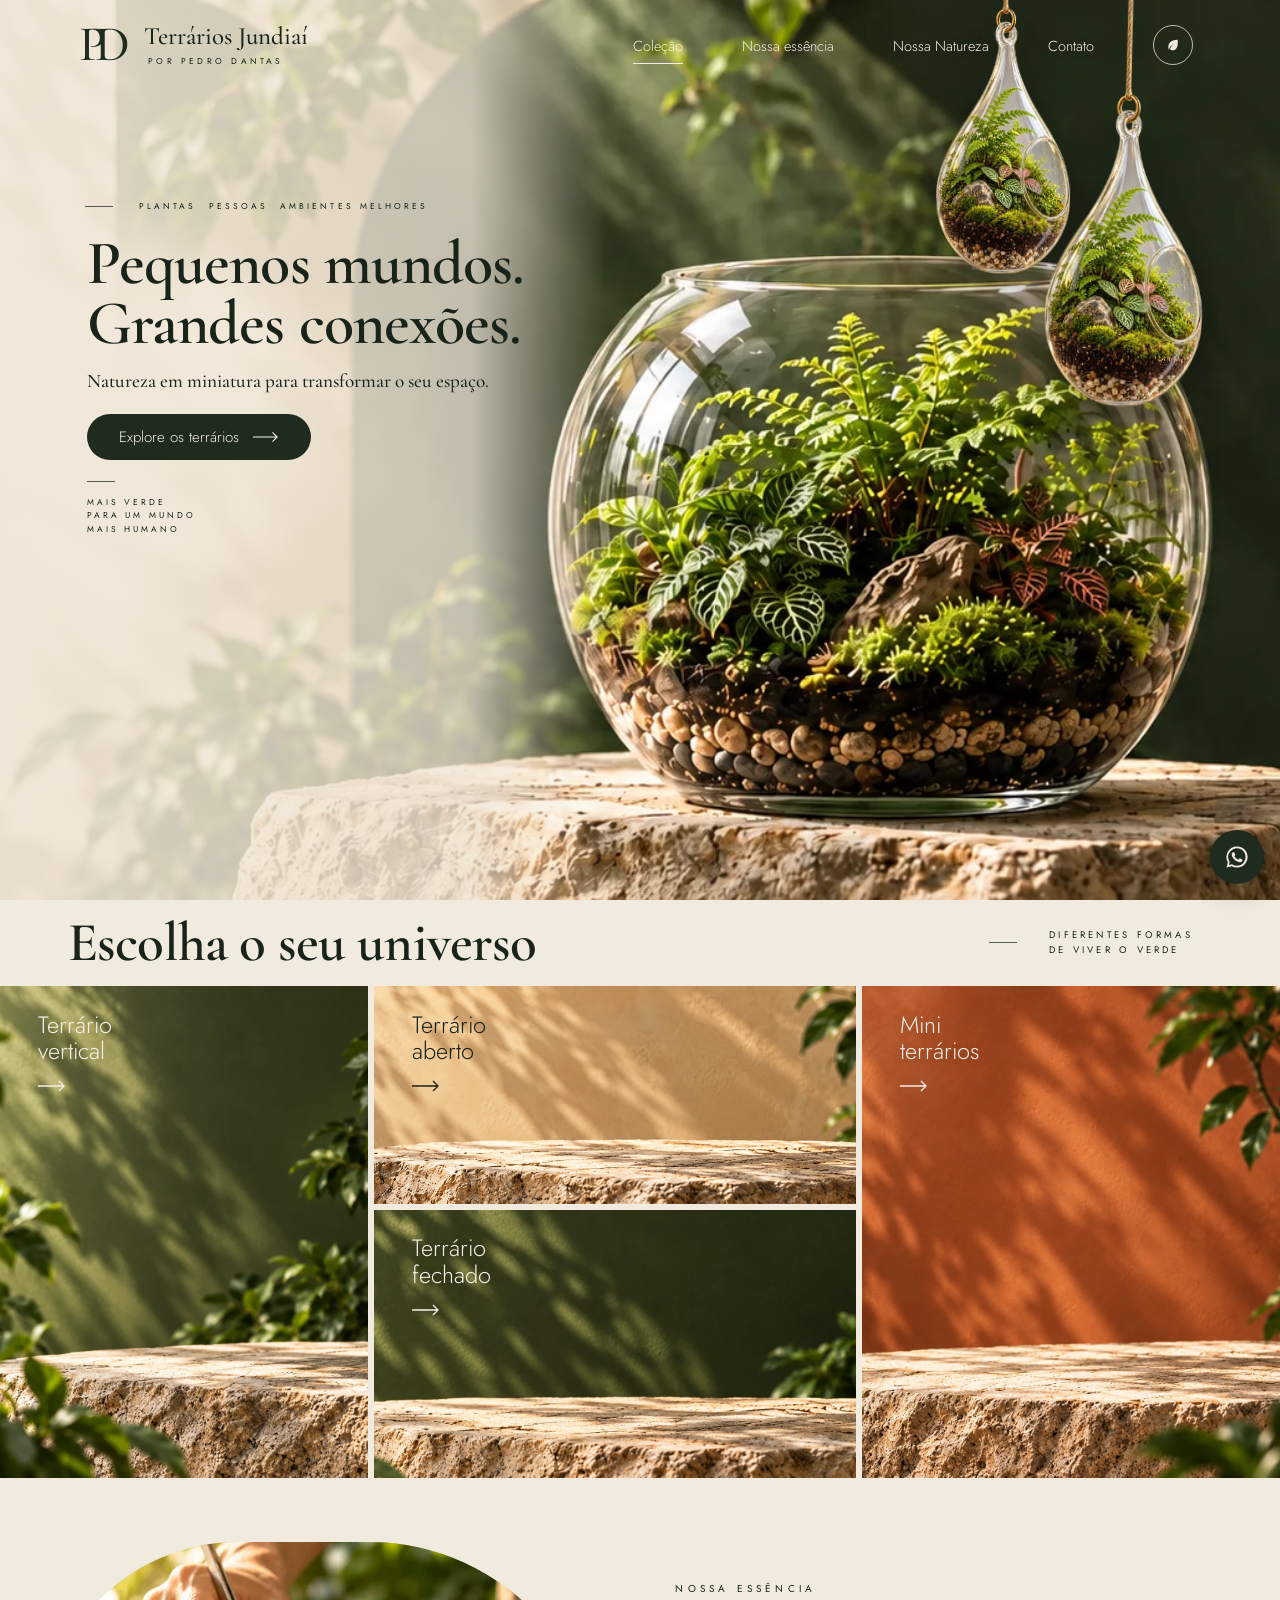
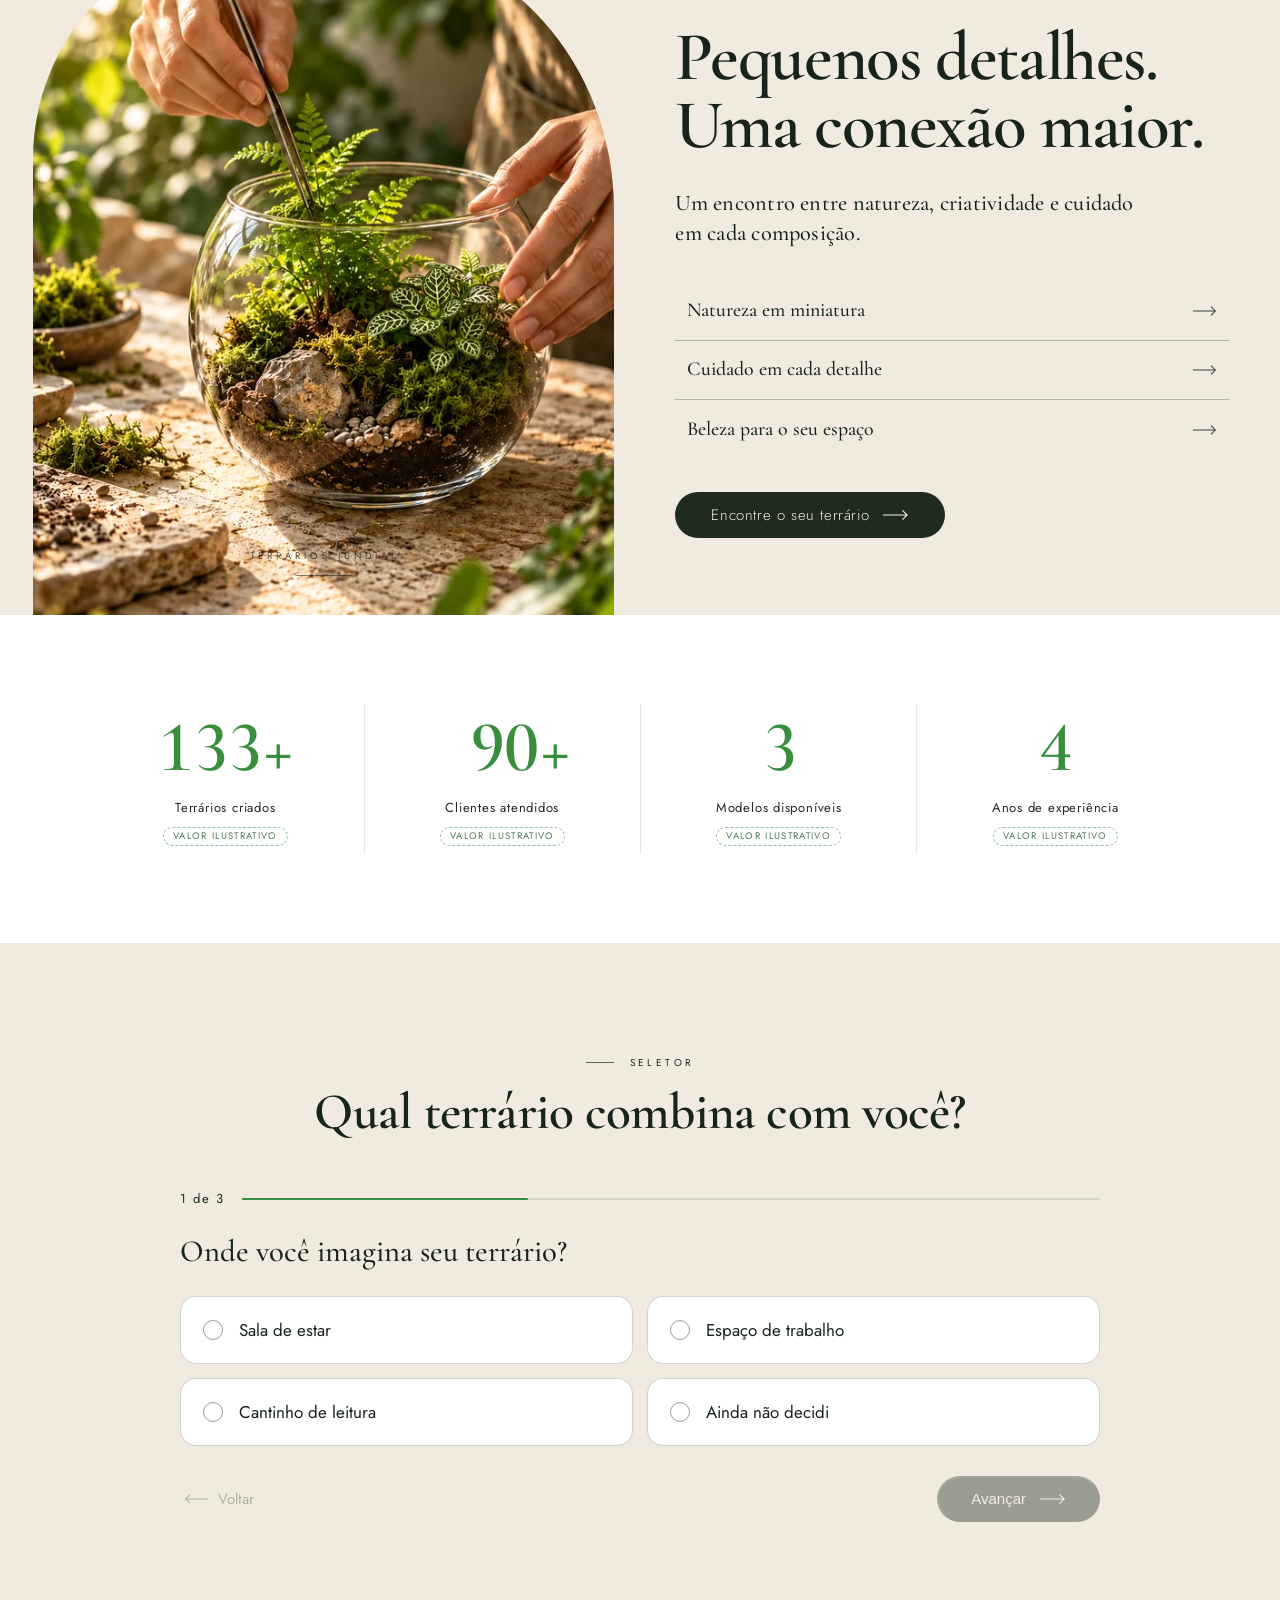
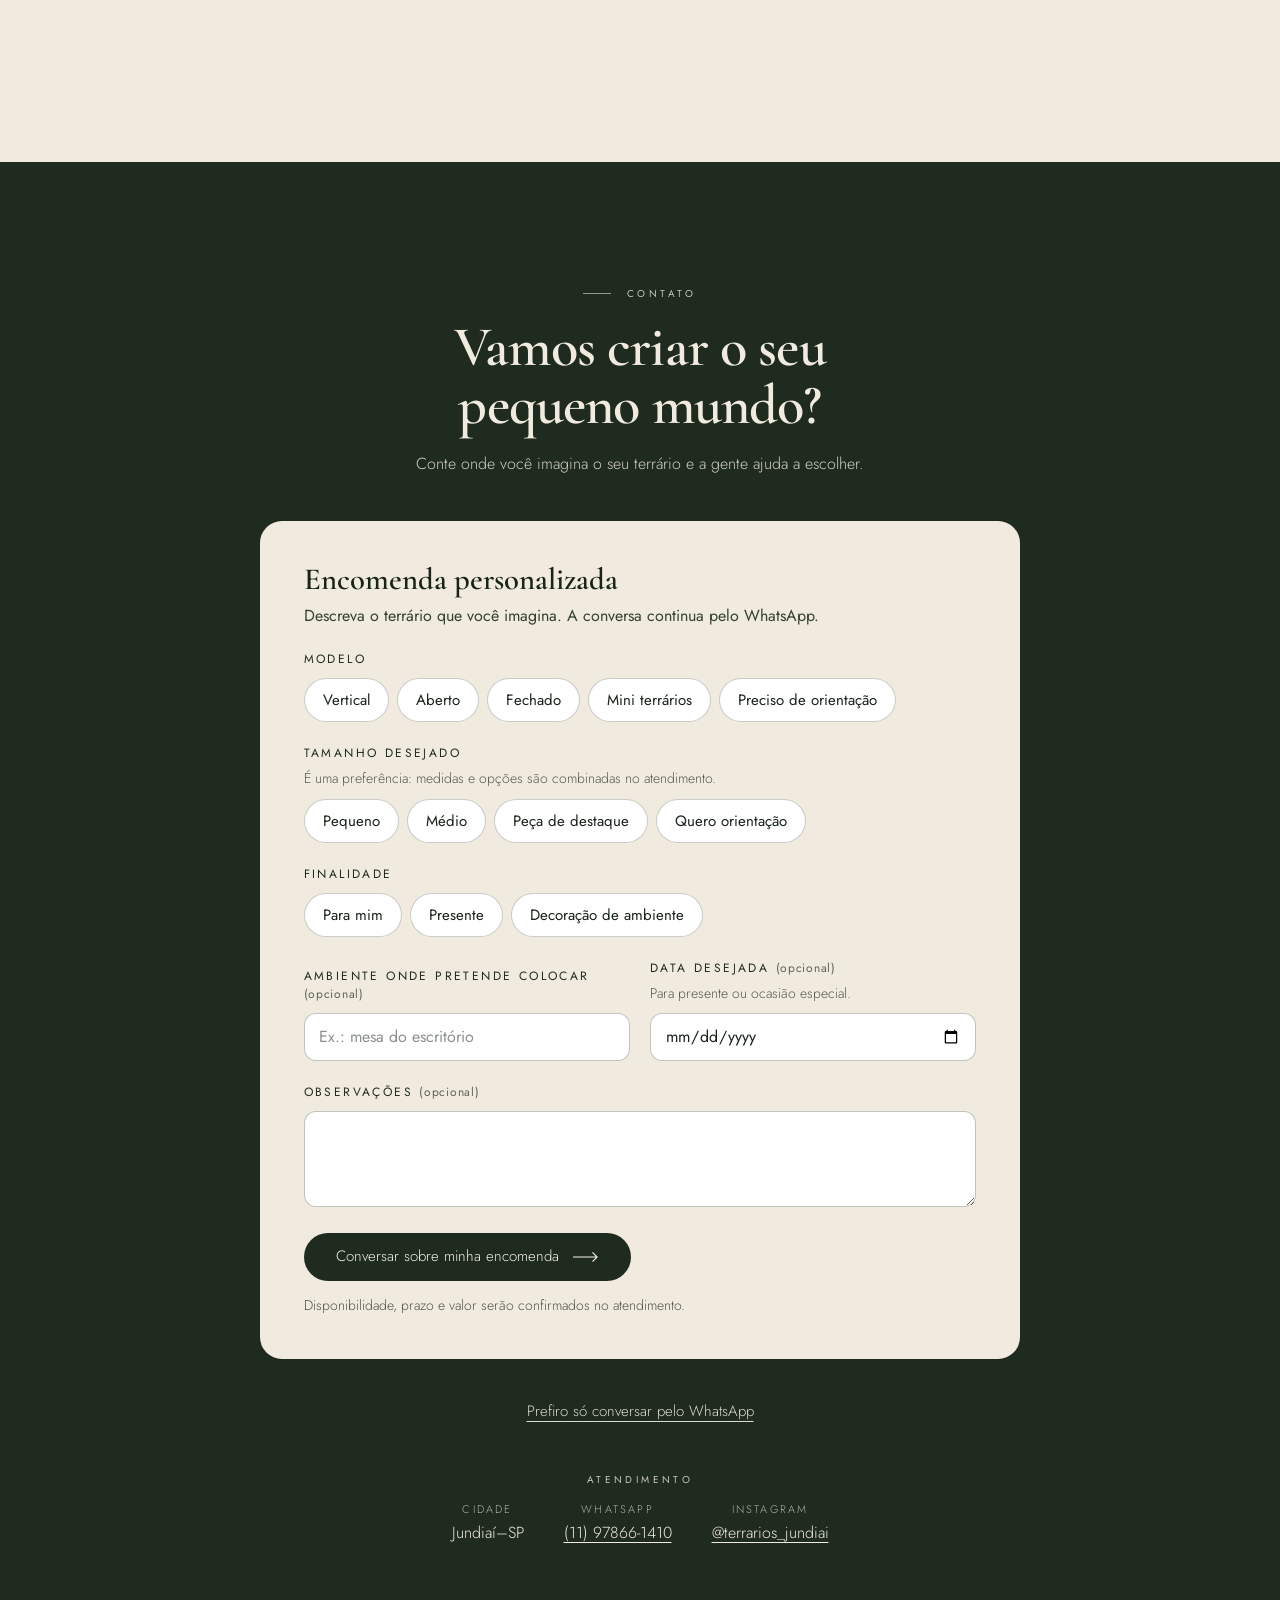
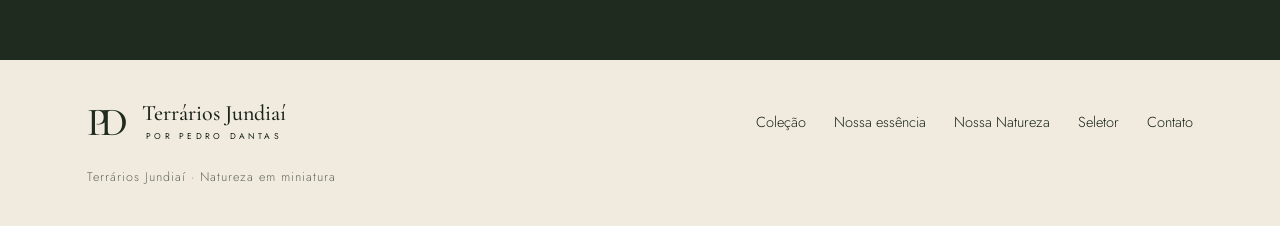
<file: index.html>
<!doctype html>
<html lang="pt-BR">
<head>
  <meta charset="utf-8">
  <meta name="viewport" content="width=device-width, initial-scale=1">
  <!-- METADADOS:INICIO (gerado por ferramentas/aplicar-metadados.mjs a partir de js/config.js) -->
  <title>Terrários Jundiaí | Natureza em miniatura</title>
  <meta name="description" content="Conheça nossos terrários e encontre um pequeno universo de natureza para o seu espaço.">
  <meta property="og:type" content="website">
  <meta property="og:locale" content="pt_BR">
  <meta property="og:site_name" content="Terrários Jundiaí">
  <meta property="og:title" content="Terrários Jundiaí | Natureza em miniatura">
  <meta property="og:description" content="Conheça nossos terrários e encontre um pequeno universo de natureza para o seu espaço.">
  <meta name="twitter:card" content="summary_large_image">
  <meta name="twitter:title" content="Terrários Jundiaí | Natureza em miniatura">
  <meta name="twitter:description" content="Conheça nossos terrários e encontre um pequeno universo de natureza para o seu espaço.">
  <!-- PENDENTE: defina TJ_CONFIG.site.dominio e rode o script para publicar og:url, canonical e a imagem de compartilhamento (URLs absolutas). -->
  <!-- METADADOS:FIM -->
  <meta name="theme-color" content="#f1ebdf">
  <script>document.documentElement.classList.add("js")</script>
  <link rel="icon" href="favicon.svg" type="image/svg+xml">
  <link rel="preconnect" href="https://fonts.googleapis.com">
  <link rel="preconnect" href="https://fonts.gstatic.com" crossorigin>
  <link href="https://fonts.googleapis.com/css2?family=Cormorant+Garamond:wght@500;600&family=Jost:wght@300;400&display=swap" rel="stylesheet">
  <!-- Primeira tela: só o fundo da hero tem prioridade -->
  <link rel="preload" as="image" href="assets/web/fundo-hero.webp" type="image/webp" fetchpriority="high">
  <link rel="stylesheet" href="css/styles.css">
</head>
<body>
  <a class="skip-link" href="#colecao">Pular para o conteúdo</a>

  <main>
  <!-- ============ HERO ============ -->
  <section class="hero" id="inicio" aria-label="Apresentação">

    <!-- Cenário: fundo + terrários pendurados (a pedra e o terrário principal já estão no fundo) -->
    <div class="hero-scene">
      <div class="hanger hanger--1" aria-hidden="true">
        <div class="hanger-drop">
          <div class="hanger-sway">
            <img src="assets/web/terrario-pendurado-700.webp" srcset="assets/web/terrario-pendurado-400.webp 400w, assets/web/terrario-pendurado-700.webp 700w, assets/web/terrario-pendurado.webp 1024w" sizes="(max-width: 1100px) 52vw, 27vw" alt="" width="1024" height="1536" decoding="async">
          </div>
        </div>
      </div>
      <div class="hanger hanger--2" aria-hidden="true">
        <div class="hanger-drop">
          <div class="hanger-sway">
            <img src="assets/web/terrario-pendurado-700.webp" srcset="assets/web/terrario-pendurado-400.webp 400w, assets/web/terrario-pendurado-700.webp 700w, assets/web/terrario-pendurado.webp 1024w" sizes="(max-width: 1100px) 52vw, 27vw" alt="" width="1024" height="1536" decoding="async">
          </div>
        </div>
      </div>

      <p class="hero-side">Natureza<br>também<br>vive<br>dentro<br>de casa</p>
    </div>

    <header class="site-header">
      <!-- Identificação textual provisória: não há arquivo de logo na pasta assets -->
      <a class="brand" href="#inicio" aria-label="Terrários Jundiaí por Pedro Dantas — início">
        <span class="brand-mark" aria-hidden="true">PD</span>
        <span class="brand-text">
          <span class="brand-name">Terrários Jundiaí</span>
          <span class="brand-sub">por Pedro Dantas</span>
        </span>
      </a>
      <nav class="site-nav" aria-label="Principal">
        <a href="#colecao" class="is-active">Coleção</a>
        <a href="#nossa-essencia">Nossa essência</a>
        <a href="nossa-natureza/index.html">Nossa Natureza</a>
        <a href="#contato">Contato</a>
        <span class="nav-leaf" aria-hidden="true">
          <svg viewBox="0 0 24 24" width="16" height="16"><path d="M19 4C10 4 5 8.5 5 15c0 1.6.4 3 1 4 1-4 4-7.5 8-9.5-3.2 2.4-5.5 5.6-6.4 9.3C8.6 19.6 9.8 20 11 20c6.5 0 9-6 8-16Z" fill="currentColor"/></svg>
        </span>
      </nav>
    </header>

    <div class="hero-content">
      <p class="eyebrow hero-eyebrow"><span class="rule" aria-hidden="true"></span>Plantas &nbsp;pessoas &nbsp;ambientes melhores</p>
      <h1 class="hero-title slide-in" style="--d: 0">Pequenos mundos.<br>Grandes conexões.</h1>
      <p class="hero-lead slide-in" style="--d: 1">Natureza em miniatura para transformar o seu espaço.</p>
      <a class="btn slide-in" style="--d: 2" href="#colecao">
        Explore os terrários
        <svg class="arrow" viewBox="0 0 28 12" aria-hidden="true"><path d="M0 6h26M21 1l5 5-5 5" fill="none" stroke="currentColor" stroke-width="1.2"/></svg>
      </a>
      <p class="eyebrow hero-foot"><span class="rule" aria-hidden="true"></span>Mais verde<br>para um mundo<br>mais humano</p>
    </div>
  </section>

  <!-- ============ COLEÇÃO ============ -->
  <section class="collection" id="colecao" aria-labelledby="colecao-title">
    <div class="collection-head">
      <h2 class="collection-title" id="colecao-title">Escolha o seu universo</h2>
      <p class="eyebrow collection-note"><span class="rule" aria-hidden="true"></span><span>Diferentes formas<br>de viver o verde</span></p>
    </div>

    <div class="mosaic">
      <!-- Cada card: fundo | produto (posição > entrada > flutuação > giro) | título.
           Clicar no card (ou no botão do título) abre os detalhes do modelo. -->
      <article class="card card--vertical" data-modelo="vertical">
        <div class="card-bg"></div>
        <div class="product">
          <div class="product-shadow"></div>
          <div class="product-enter">
            <div class="product-float">
              <div class="product-spin">
                <img loading="lazy" src="assets/web/terrario-vertical-480.webp" srcset="assets/web/terrario-vertical-480.webp 480w, assets/web/terrario-vertical-800.webp 800w, assets/web/terrario-vertical.webp 1024w" alt="Terrário vertical em cilindro de vidro com musgos, samambaias e tronco" width="1024" height="1536" sizes="(max-width: 560px) 60vw, (max-width: 860px) 30vw, 19vw" decoding="async">
              </div>
            </div>
          </div>
        </div>
        <h3 class="card-title"><button type="button" class="card-open" data-modelo="vertical" aria-haspopup="dialog">Terrário<br>vertical <span class="card-arrow" aria-hidden="true"></span></button></h3>
      </article>

      <article class="card card--aberto" data-modelo="aberto">
        <div class="card-bg"></div>
        <div class="product">
          <div class="product-shadow"></div>
          <div class="product-enter">
            <div class="product-float">
              <div class="product-spin">
                <img loading="lazy" src="assets/web/terrario-aberto-480.webp" srcset="assets/web/terrario-aberto-480.webp 480w, assets/web/terrario-aberto-800.webp 800w, assets/web/terrario-aberto.webp 1536w" alt="Terrário aberto em aquário baixo de vidro com suculentas e tronco" width="1536" height="1024" sizes="(max-width: 560px) 74vw, (max-width: 860px) 41vw, 19vw" decoding="async">
              </div>
            </div>
          </div>
        </div>
        <h3 class="card-title"><button type="button" class="card-open" data-modelo="aberto" aria-haspopup="dialog">Terrário<br>aberto <span class="card-arrow" aria-hidden="true"></span></button></h3>
      </article>

      <article class="card card--fechado" data-modelo="fechado">
        <div class="card-bg"></div>
        <div class="product">
          <div class="product-shadow"></div>
          <div class="product-enter">
            <div class="product-float">
              <div class="product-spin">
                <img loading="lazy" src="assets/web/terrario-fechado-480.webp" srcset="assets/web/terrario-fechado-480.webp 480w, assets/web/terrario-fechado-800.webp 800w, assets/web/terrario-fechado.webp 1145w" alt="Terrário fechado em pote de vidro com tampa de cortiça" width="1145" height="1374" sizes="(max-width: 560px) 50vw, (max-width: 860px) 24vw, 14vw" decoding="async">
              </div>
            </div>
          </div>
        </div>
        <h3 class="card-title"><button type="button" class="card-open" data-modelo="fechado" aria-haspopup="dialog">Terrário<br>fechado <span class="card-arrow" aria-hidden="true"></span></button></h3>
      </article>

      <article class="card card--mini" data-modelo="mini">
        <div class="card-bg"></div>
        <div class="product">
          <div class="product-shadow"></div>
          <div class="product-enter">
            <div class="product-float">
              <div class="product-spin">
                <img loading="lazy" src="assets/web/mini-terrarios-480.webp" srcset="assets/web/mini-terrarios-480.webp 480w, assets/web/mini-terrarios-800.webp 800w, assets/web/mini-terrarios.webp 1536w" alt="Conjunto de três mini terrários de vidro: bola, gota e geométrico" width="1536" height="1024" sizes="(max-width: 560px) 80vw, (max-width: 860px) 40vw, 25vw" decoding="async">
              </div>
            </div>
          </div>
        </div>
        <h3 class="card-title"><button type="button" class="card-open" data-modelo="mini" aria-haspopup="dialog">Mini<br>terrários <span class="card-arrow" aria-hidden="true"></span></button></h3>
      </article>
    </div>
  </section>

  <!-- ============ NOSSA ESSÊNCIA ============ -->
  <section class="essence" id="nossa-essencia" aria-labelledby="essencia-title">
    <!-- .essence-media: entrada | .essence-photo: zoom leve no hover -->
    <figure class="essence-media">
      <img loading="lazy" class="essence-photo" src="assets/web/essencia-640.webp" srcset="assets/web/essencia-640.webp 640w, assets/web/essencia-800.webp 800w, assets/web/essencia.webp 1024w" sizes="(max-width: 860px) 100vw, 50vw" alt="Mãos montando um terrário aberto de vidro com samambaia, fitônia, musgo e pedras, usando uma pinça" width="1024" height="1536" decoding="async">
      <figcaption class="essence-caption" aria-hidden="true">Terrários Jundiaí</figcaption>
    </figure>

    <div class="essence-content">
      <p class="eyebrow essence-eyebrow reveal-right" style="--i: 0">Nossa essência</p>
      <h2 class="essence-title reveal-right" style="--i: 1" id="essencia-title">Pequenos detalhes.<br>Uma conexão maior.</h2>
      <p class="essence-lead reveal-right" style="--i: 2">Um encontro entre natureza, criatividade e cuidado em cada composição.</p>
      <ul class="essence-list reveal-right" style="--i: 3">
        <li>Natureza em miniatura <svg class="arrow" viewBox="0 0 28 12" aria-hidden="true"><path d="M0 6h26M21 1l5 5-5 5" fill="none" stroke="currentColor" stroke-width="1.2"/></svg></li>
        <li>Cuidado em cada detalhe <svg class="arrow" viewBox="0 0 28 12" aria-hidden="true"><path d="M0 6h26M21 1l5 5-5 5" fill="none" stroke="currentColor" stroke-width="1.2"/></svg></li>
        <li>Beleza para o seu espaço <svg class="arrow" viewBox="0 0 28 12" aria-hidden="true"><path d="M0 6h26M21 1l5 5-5 5" fill="none" stroke="currentColor" stroke-width="1.2"/></svg></li>
      </ul>
      <div class="reveal-right" style="--i: 4">
        <a class="btn essence-btn" href="#colecao">
          Encontre o seu terrário
          <svg class="arrow" viewBox="0 0 28 12" aria-hidden="true"><path d="M0 6h26M21 1l5 5-5 5" fill="none" stroke="currentColor" stroke-width="1.2"/></svg>
        </a>
      </div>
    </div>
  </section>

  <!-- ============ INDICADORES ============
       Os valores ficam em UMA configuração: INDICADORES, no início de js/main.js.
       Cada item vira um indicador aqui dentro (número animado + rótulo). -->
  <section class="stats" id="numeros" aria-labelledby="stats-title">
    <h2 class="sr-only" id="stats-title">A Terrários Jundiaí em números</h2>
    <ul class="stats-list" data-stats></ul>
  </section>

  <!-- ============ SELETOR ============
       Perguntas, opções e regras em js/config.js (TJ_CONFIG.seletor). -->
  <section class="quiz" id="seletor" aria-labelledby="quiz-title">
    <div class="quiz-inner">
      <header class="quiz-head">
        <p class="eyebrow quiz-eyebrow"><span class="rule" aria-hidden="true"></span>Seletor</p>
        <h2 class="quiz-title" id="quiz-title">Qual terrário combina com você?</h2>
      </header>
      <!-- Preenchido por js/recursos.js -->
      <div class="quiz-body" data-quiz>
        <noscript><p class="quiz-note">Ative o JavaScript para usar o seletor.</p></noscript>
      </div>
    </div>
  </section>

  <!-- ============ GALERIA ============
       Só trabalhos reais (TJ_CONFIG.galeria). Oculta enquanto a lista estiver vazia. -->
  <section class="gallery" id="trabalhos" aria-labelledby="gallery-title" hidden>
    <div class="gallery-inner">
      <h2 class="section-title" id="gallery-title">Pequenos mundos que já criamos</h2>
      <ul class="gallery-grid" data-gallery></ul>
    </div>
  </section>

  <!-- ============ DEPOIMENTOS ============
       Só depoimentos reais aprovados (TJ_CONFIG.depoimentos). Oculta sem itens. -->
  <section class="reviews" id="depoimentos" aria-labelledby="reviews-title" hidden>
    <div class="reviews-inner">
      <h2 class="section-title" id="reviews-title">Quem já tem um pequeno mundo</h2>
      <ul class="reviews-list" data-depoimentos></ul>
    </div>
  </section>

  <!-- ============ PERGUNTAS FREQUENTES ============
       Só itens com status "aprovado" (TJ_CONFIG.faq). Oculta se não houver nenhum. -->
  <section class="faq" id="perguntas" aria-labelledby="faq-title" hidden>
    <div class="faq-inner">
      <h2 class="section-title" id="faq-title">Perguntas frequentes</h2>
      <div class="faq-list" data-faq></div>
    </div>
  </section>

  <!-- ============ CONTATO ============ -->
  <section class="contact" id="contato" aria-labelledby="contact-title">
    <div class="contact-inner">
      <p class="eyebrow contact-eyebrow"><span class="rule" aria-hidden="true"></span>Contato</p>
      <h2 class="contact-title" id="contact-title">Vamos criar o seu<br>pequeno mundo?</h2>
      <p class="contact-lead">Conte onde você imagina o seu terrário e a gente ajuda a escolher.</p>
      <!-- Formulário de encomenda gerado por js/recursos.js (opções em TJ_CONFIG.encomenda) -->
      <div class="contact-order" data-encomenda>
        <noscript><p class="contact-lead">Ative o JavaScript para descrever sua encomenda.</p></noscript>
      </div>
      <!-- Conversa sem formulário: só aparece com WhatsApp configurado -->
      <p class="contact-cta" data-whatsapp="geral" data-whatsapp-variant="link" data-whatsapp-label="Prefiro só conversar pelo WhatsApp"></p>
      <!-- Atendimento: só dados confirmados (TJ_CONFIG.atendimento) -->
      <div class="contact-info">
        <h3 class="eyebrow contact-info-title">Atendimento</h3>
        <dl class="contact-info-list" data-atendimento></dl>
      </div>
    </div>
  </section>
  </main>

  <footer class="site-footer">
    <div class="footer-inner">
      <a class="brand footer-brand" href="#inicio" aria-label="Terrários Jundiaí por Pedro Dantas — voltar ao início">
        <span class="brand-mark" aria-hidden="true">PD</span>
        <span class="brand-text">
          <span class="brand-name">Terrários Jundiaí</span>
          <span class="brand-sub">por Pedro Dantas</span>
        </span>
      </a>
      <nav class="footer-nav" aria-label="Rodapé">
        <a href="#colecao">Coleção</a>
        <a href="#nossa-essencia">Nossa essência</a>
        <a href="nossa-natureza/index.html">Nossa Natureza</a>
        <a href="#seletor">Seletor</a>
        <a href="#contato">Contato</a>
      </nav>
      <p class="footer-copy">Terrários Jundiaí · Natureza em miniatura</p>
    </div>
  </footer>

  <!-- ============ JANELAS ============ -->
  <dialog class="modal" id="modelo-dialog" aria-labelledby="modelo-dialog-title">
    <div class="modal-box" data-modelo-content></div>
  </dialog>

  <dialog class="lightbox" id="galeria-dialog" aria-label="Foto ampliada">
    <div class="lightbox-box" data-lightbox-content></div>
  </dialog>

  <!-- Aparece só com um número de WhatsApp configurado -->
  <a class="wa-float" href="#contato" data-whatsapp-float hidden target="_blank" rel="noopener" aria-label="Conversar pelo WhatsApp">
    <svg viewBox="0 0 32 32" width="26" height="26" aria-hidden="true"><path fill="currentColor" d="M16 3a13 13 0 0 0-11.2 19.6L3 29l6.6-1.7A13 13 0 1 0 16 3Zm0 23.7c-2 0-4-.5-5.7-1.6l-.4-.2-3.9 1 1-3.8-.3-.4A10.7 10.7 0 1 1 16 26.7Zm5.9-8c-.3-.2-1.9-1-2.2-1-.3-.1-.5-.2-.7.2l-1 1.2c-.2.2-.4.2-.7.1a8.8 8.8 0 0 1-4.4-3.8c-.3-.6.3-.5.9-1.7.1-.2 0-.4 0-.6l-1-2.4c-.3-.6-.5-.5-.7-.5h-.6c-.2 0-.6.1-.9.4-.3.3-1.1 1.1-1.1 2.7s1.2 3.2 1.3 3.4c.2.2 2.3 3.5 5.6 4.9 2.1.9 2.9 1 3.9.8.6-.1 1.9-.8 2.2-1.5.3-.8.3-1.4.2-1.5 0-.2-.3-.3-.6-.4Z"/></svg>
  </a>

  <script src="js/config.js"></script>
  <script src="js/main.js"></script>
  <script src="js/recursos.js"></script>
</body>
</html>
</file>
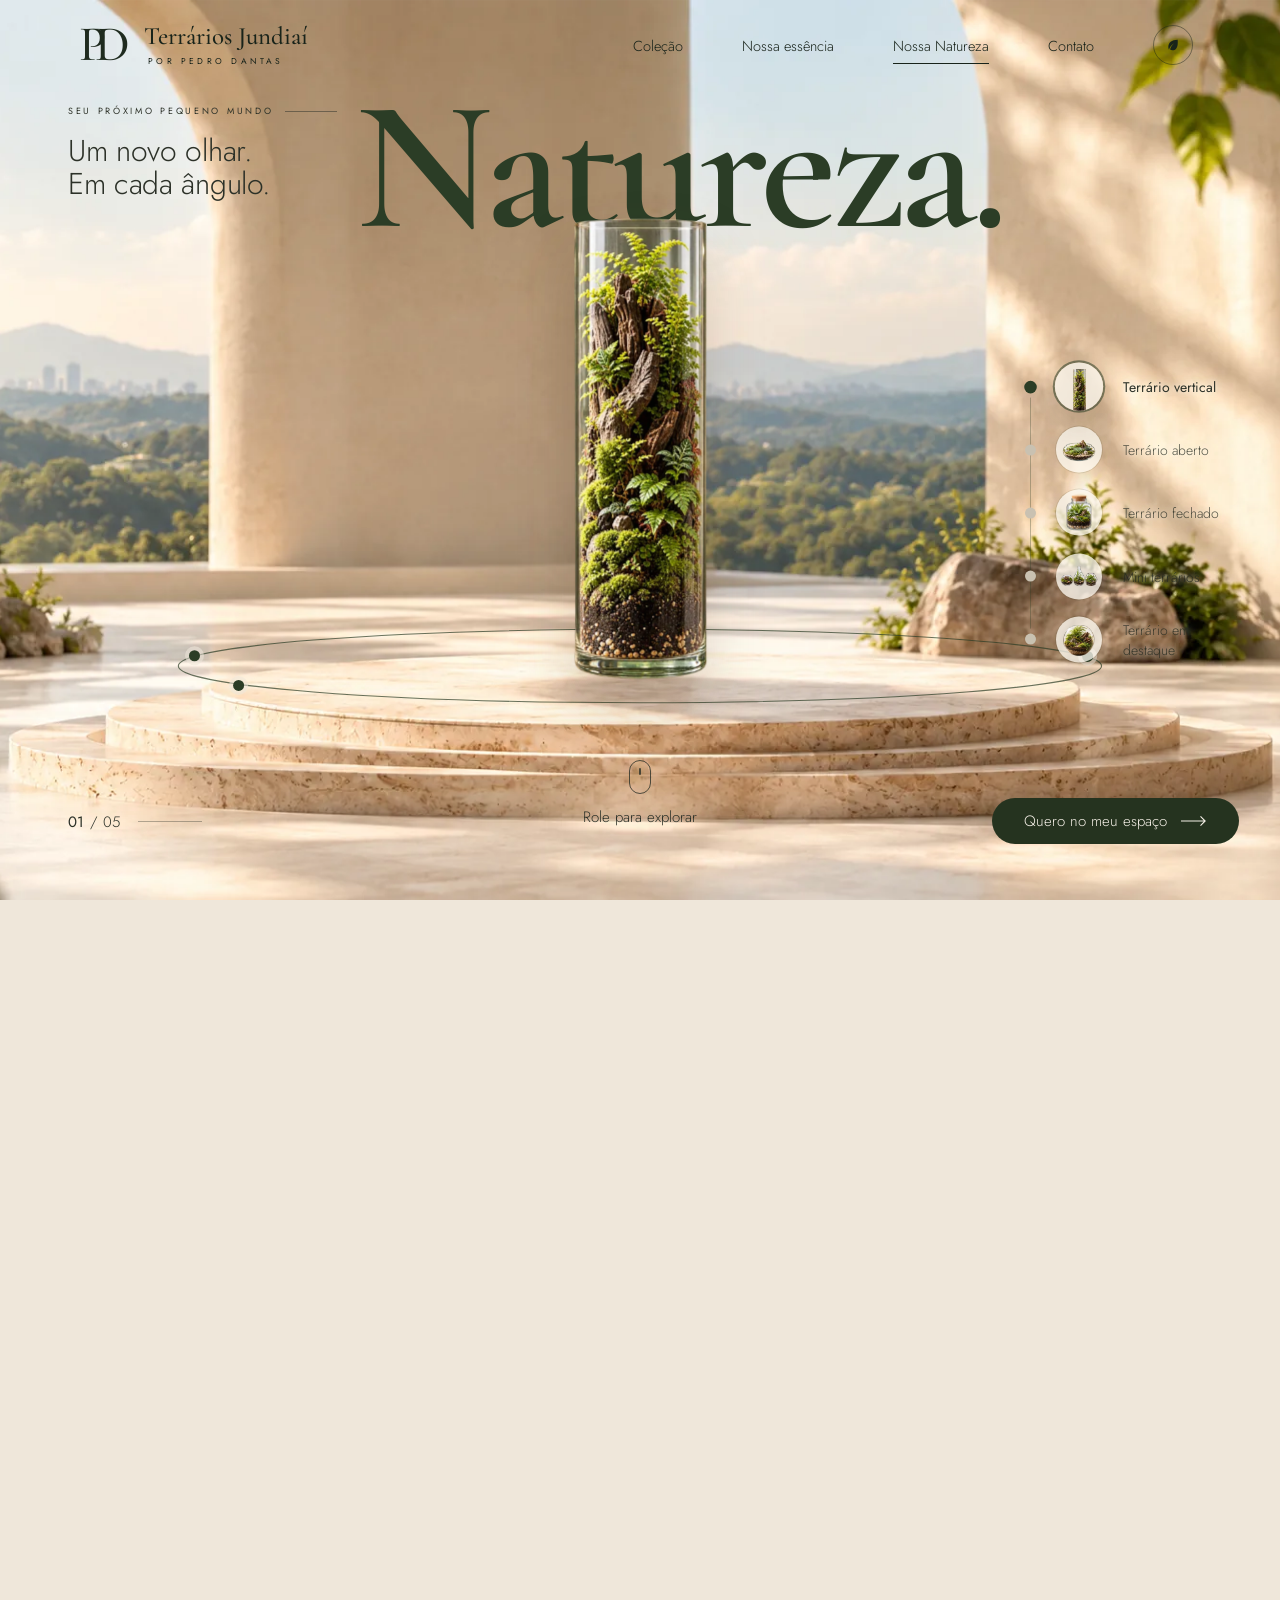
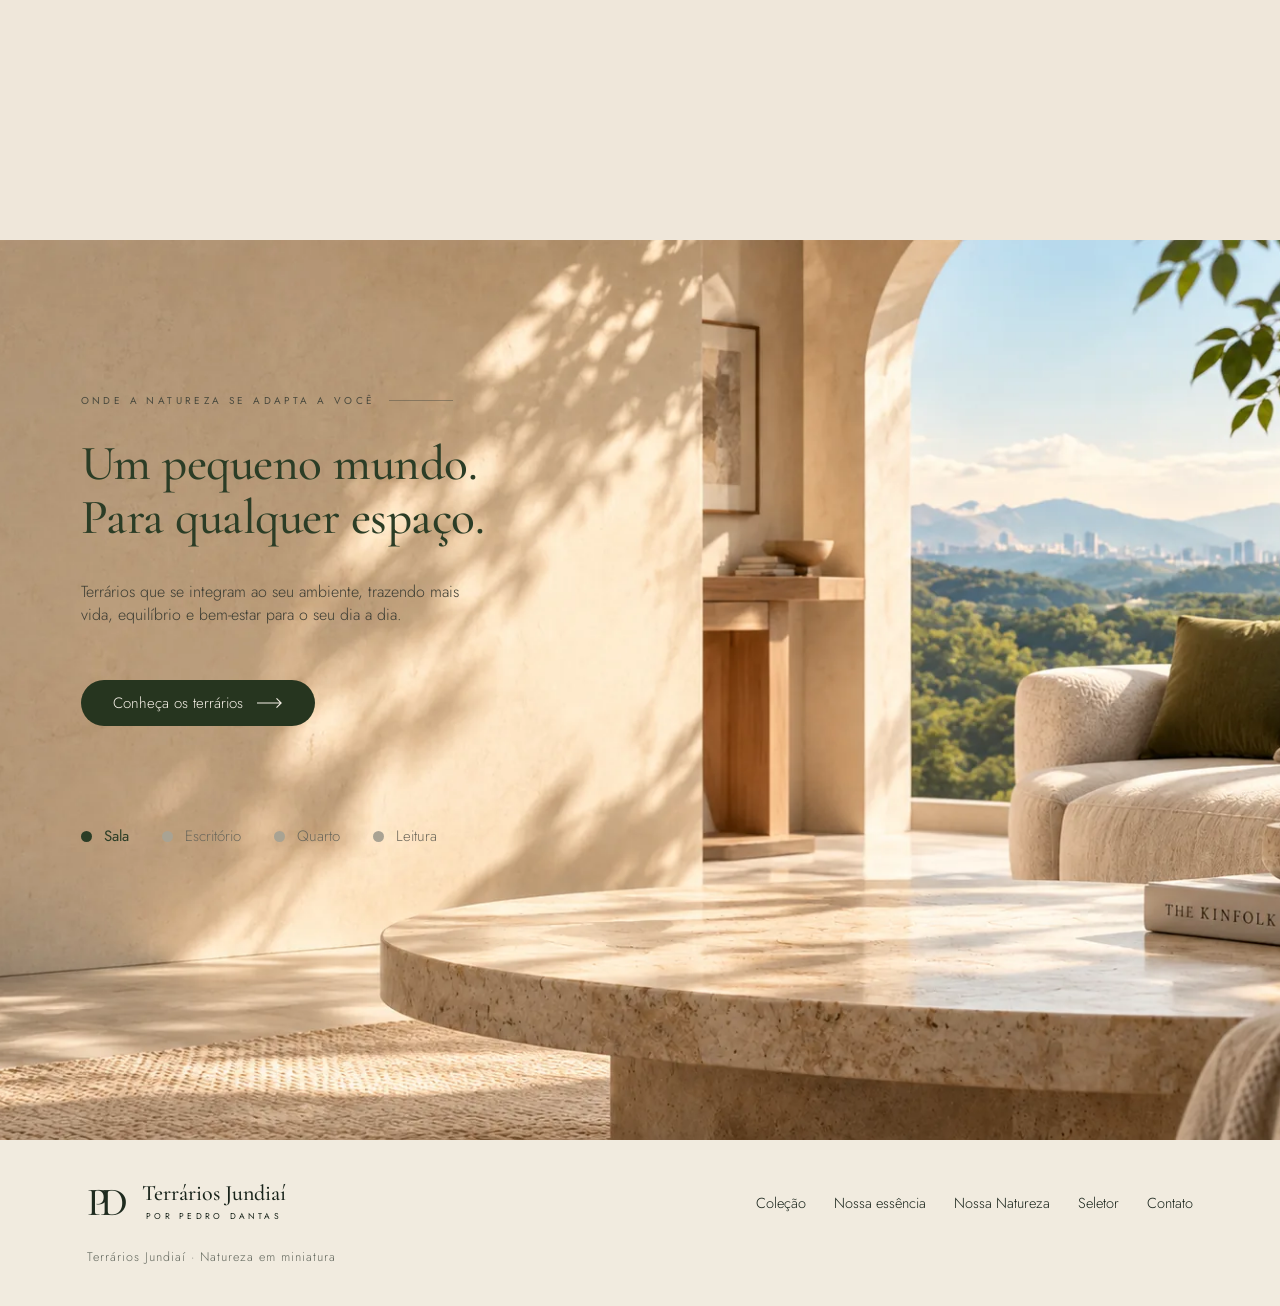
<file: nossa-natureza/index.html>
<!doctype html>
<html lang="pt-BR">
<head>
  <meta charset="utf-8">
  <meta name="viewport" content="width=device-width, initial-scale=1">
  <!-- METADADOS:INICIO (gerado por ferramentas/aplicar-metadados.mjs a partir de js/config.js) -->
  <title>Nossa Natureza | Terrários Jundiaí</title>
  <meta name="description" content="Conheça nossos terrários e encontre um pequeno universo de natureza para o seu espaço.">
  <meta property="og:type" content="website">
  <meta property="og:locale" content="pt_BR">
  <meta property="og:site_name" content="Terrários Jundiaí">
  <meta property="og:title" content="Nossa Natureza | Terrários Jundiaí">
  <meta property="og:description" content="Conheça nossos terrários e encontre um pequeno universo de natureza para o seu espaço.">
  <meta name="twitter:card" content="summary_large_image">
  <meta name="twitter:title" content="Nossa Natureza | Terrários Jundiaí">
  <meta name="twitter:description" content="Conheça nossos terrários e encontre um pequeno universo de natureza para o seu espaço.">
  <!-- PENDENTE: defina TJ_CONFIG.site.dominio e rode o script para publicar og:url, canonical e a imagem de compartilhamento (URLs absolutas). -->
  <!-- METADADOS:FIM -->
  <meta name="theme-color" content="#f1ebdf">
  <script>document.documentElement.classList.add("js")</script>
  <link rel="icon" href="../favicon.svg" type="image/svg+xml">
  <link rel="preconnect" href="https://fonts.googleapis.com">
  <link rel="preconnect" href="https://fonts.gstatic.com" crossorigin>
  <link href="https://fonts.googleapis.com/css2?family=Cormorant+Garamond:wght@500;600&family=Jost:wght@300;400&display=swap" rel="stylesheet">
  <!-- Primeira tela: fundo (CSS) e o primeiro modelo têm prioridade. Os
       demais modelos carregam logo em seguida, em prioridade normal, e são
       decodificados antes das trocas (js/natureza.js). -->
  <link rel="preload" as="image" href="../assets/web/fundo-natureza.webp" type="image/webp" fetchpriority="high">
  <link rel="stylesheet" href="../css/styles.css">
</head>
<body class="page-natureza">
  <a class="skip-link" href="#natureza">Pular para o conteúdo</a>

  <header class="site-header site-header--overlay">
    <!-- Identificação textual provisória: não há arquivo de logo na pasta assets -->
    <a class="brand" href="../index.html" aria-label="Terrários Jundiaí por Pedro Dantas — página inicial">
      <span class="brand-mark" aria-hidden="true">PD</span>
      <span class="brand-text">
        <span class="brand-name">Terrários Jundiaí</span>
        <span class="brand-sub">por Pedro Dantas</span>
      </span>
    </a>
    <nav class="site-nav" aria-label="Principal">
      <a href="../index.html#colecao">Coleção</a>
      <a href="../index.html#nossa-essencia">Nossa essência</a>
      <a href="index.html" class="is-active" aria-current="page">Nossa Natureza</a>
      <a href="../index.html#contato">Contato</a>
      <span class="nav-leaf" aria-hidden="true">
        <svg viewBox="0 0 24 24" width="16" height="16"><path d="M19 4C10 4 5 8.5 5 15c0 1.6.4 3 1 4 1-4 4-7.5 8-9.5-3.2 2.4-5.5 5.6-6.4 9.3C8.6 19.6 9.8 20 11 20c6.5 0 9-6 8-16Z" fill="currentColor"/></svg>
      </span>
    </nav>
  </header>

  <main>
    <!-- Contêiner compartilhado pelas duas seções: o terrário viaja da
         seção Natureza até a mesa da seção Espaços sem sair dele. -->
    <div class="journey">

      <!-- ============ NATUREZA ============
           A seção é alta; .s4-frame fica fixo (sticky). Um único progresso de
           scroll controla dois momentos, nesta ordem:
             1. apresentação dos cinco modelos (um intervalo de scroll para cada);
             2. descida do último modelo (a esfera) até a mesa da seção Espaços. -->
      <section class="s4" id="natureza" aria-labelledby="natureza-title">
        <div class="s4-frame">

          <!-- Fundo recortado ao quadro. .s4-scene tem a proporção do fundo (cover),
               então pódio, anel e terrário ficam sempre alinhados à imagem. -->
          <div class="s4-backdrop">
            <div class="s4-scene s4-scene--bg">
              <div class="s4-orbit" aria-hidden="true">
                <svg viewBox="0 0 1000 100" preserveAspectRatio="none">
                  <ellipse cx="500" cy="50" rx="498" ry="48" fill="none" stroke="currentColor" stroke-width="1.1" vector-effect="non-scaling-stroke"/>
                </svg>
                <span class="s4-orbit-dot" style="--a: 196deg"></span>
                <span class="s4-orbit-dot" style="--a: 150deg"></span>
                <span class="s4-orbit-dot" style="--a: 345deg"></span>
              </div>
            </div>
          </div>

          <h1 class="s4-title" id="natureza-title"><span class="s4-title-inner">Natureza.</span></h1>

          <!-- Mesma geometria do fundo, sem recorte: o terrário pode atravessar a borda da seção. -->
          <div class="s4-scene s4-scene--fg">
            <!-- Camadas: posição > entrada (.s4-intro) > percurso no scroll (.s4-travel)
                 > flutuação (.s4-float) > pulso da troca (.s4-stack) > modelo (.s4-model) -->
            <div class="s4-product">
              <div class="s4-intro">
                <div class="s4-travel">
                  <div class="s4-float">
                    <div class="s4-stack">
                      <!-- Ordem da apresentação. O último (a esfera) é o ÚNICO que segue
                           para a seção Espaços; não existe outra cópia dele. -->
                      <img class="s4-model s4-model--vertical" src="../assets/web/terrario-vertical-800.webp" srcset="../assets/web/terrario-vertical-480.webp 480w, ../assets/web/terrario-vertical-800.webp 800w, ../assets/web/terrario-vertical.webp 1024w" sizes="(max-width: 760px) 50vw, 24vw" alt="Terrário vertical em cilindro de vidro com musgos, samambaias e tronco" width="1024" height="1536" fetchpriority="high" decoding="async">
                      <img class="s4-model s4-model--aberto" src="../assets/web/terrario-aberto-800.webp" srcset="../assets/web/terrario-aberto-480.webp 480w, ../assets/web/terrario-aberto-800.webp 800w, ../assets/web/terrario-aberto.webp 1536w" sizes="(max-width: 760px) 88vw, 40vw" alt="Terrário aberto em aquário baixo de vidro com suculentas e tronco" width="1536" height="1024" decoding="async">
                      <img class="s4-model s4-model--fechado" src="../assets/web/terrario-fechado-800.webp" srcset="../assets/web/terrario-fechado-480.webp 480w, ../assets/web/terrario-fechado-800.webp 800w, ../assets/web/terrario-fechado.webp 1145w" sizes="(max-width: 760px) 61vw, 28vw" alt="Terrário fechado em pote de vidro com tampa de cortiça" width="1145" height="1374" decoding="async">
                      <img class="s4-model s4-model--mini" src="../assets/web/mini-terrarios-800.webp" srcset="../assets/web/mini-terrarios-480.webp 480w, ../assets/web/mini-terrarios-800.webp 800w, ../assets/web/mini-terrarios.webp 1536w" sizes="(max-width: 760px) 90vw, 41vw" alt="Conjunto de três mini terrários de vidro" width="1536" height="1024" decoding="async">
                      <img class="s4-model s4-model--destaque s4-terrarium" src="../assets/web/terrario-esfera-640.webp" srcset="../assets/web/terrario-esfera-640.webp 640w, ../assets/web/terrario-esfera.webp 1254w" sizes="(max-width: 760px) 84vw, 40vw" alt="Terrário esférico de vidro com samambaia, musgo, tronco e fitônia" width="1254" height="1254" decoding="async">
                    </div>
                  </div>
                  <!-- sombra de contato: só aparece quando o terrário pousa na mesa da seção seguinte -->
                  <div class="s4-contact" aria-hidden="true"></div>
                </div>
              </div>
            </div>
          </div>

          <div class="s4-copy">
            <p class="eyebrow s4-eyebrow">Seu próximo pequeno mundo <span class="rule" aria-hidden="true"></span></p>
            <p class="s4-kicker">Um novo olhar.<br>Em cada ângulo.</p>
          </div>

          <!-- Modelos: o item ativo acompanha o modelo exibido; o clique rola até o
               intervalo dele. Um <li> por <img class="s4-model">, na mesma ordem. -->
          <ol class="s4-steps" aria-label="Modelos de terrário">
            <li><button type="button" class="s4-step is-active" aria-current="step">
              <span class="s4-step-dot" aria-hidden="true"></span>
              <span class="s4-step-thumb" aria-hidden="true"><img src="../assets/web/terrario-vertical-128.webp" alt="" width="128" height="192" decoding="async"></span>
              <span class="s4-step-label">Terrário vertical</span>
            </button></li>
            <li><button type="button" class="s4-step">
              <span class="s4-step-dot" aria-hidden="true"></span>
              <span class="s4-step-thumb" aria-hidden="true"><img src="../assets/web/terrario-aberto-128.webp" alt="" width="128" height="85" decoding="async"></span>
              <span class="s4-step-label">Terrário aberto</span>
            </button></li>
            <li><button type="button" class="s4-step">
              <span class="s4-step-dot" aria-hidden="true"></span>
              <span class="s4-step-thumb" aria-hidden="true"><img src="../assets/web/terrario-fechado-128.webp" alt="" width="128" height="154" decoding="async"></span>
              <span class="s4-step-label">Terrário fechado</span>
            </button></li>
            <li><button type="button" class="s4-step">
              <span class="s4-step-dot" aria-hidden="true"></span>
              <span class="s4-step-thumb" aria-hidden="true"><img src="../assets/web/mini-terrarios-128.webp" alt="" width="128" height="85" decoding="async"></span>
              <span class="s4-step-label">Mini terrários</span>
            </button></li>
            <li><button type="button" class="s4-step">
              <span class="s4-step-dot" aria-hidden="true"></span>
              <span class="s4-step-thumb" aria-hidden="true"><img src="../assets/web/terrario-esfera-128.webp" alt="" width="128" height="128" decoding="async"></span>
              <span class="s4-step-label">Terrário em destaque</span>
            </button></li>
          </ol>

          <p class="s4-counter" aria-hidden="true"><strong class="s4-counter-current">01</strong> / <span class="s4-counter-total">05</span><span class="rule"></span></p>

          <p class="s4-hint" aria-hidden="true"><span class="s4-mouse"></span>Role para explorar</p>

          <a class="btn s4-cta" href="../index.html#colecao">
            Quero no meu espaço
            <svg class="arrow" viewBox="0 0 28 12" aria-hidden="true"><path d="M0 6h26M21 1l5 5-5 5" fill="none" stroke="currentColor" stroke-width="1.2"/></svg>
          </a>
        </div>
      </section>

      <!-- ============ ESPAÇOS ============
           Sem terrário próprio: o terrário que pousa na mesa é o mesmo elemento
           da seção Natureza, levado até .s5-spot pelo scroll (js/natureza.js).
           O fundo "fundo seção 5.png" é limpo, sem terrário incorporado. -->
      <section class="s5" id="espacos" aria-labelledby="s5-title">
        <div class="s5-backdrop" aria-hidden="true">
          <div class="s5-scene">
            <!-- ponto de pouso sobre a mesa (medido pelo JS; não é visível) -->
            <span class="s5-spot"></span>
          </div>
        </div>

        <div class="s5-content">
          <p class="eyebrow s5-eyebrow s5-reveal" style="--i: 0">Onde a natureza se adapta a você <span class="rule" aria-hidden="true"></span></p>
          <h2 class="s5-title s5-reveal" style="--i: 1" id="s5-title">Um pequeno mundo.<br>Para qualquer espaço.</h2>
          <p class="s5-lead s5-reveal" style="--i: 2">Terrários que se integram ao seu ambiente, trazendo mais vida, equilíbrio e bem-estar para o seu dia a dia.</p>
          <div class="s5-reveal" style="--i: 3">
            <a class="btn s5-cta" href="../index.html#colecao">
              Conheça os terrários
              <svg class="arrow" viewBox="0 0 28 12" aria-hidden="true"><path d="M0 6h26M21 1l5 5-5 5" fill="none" stroke="currentColor" stroke-width="1.2"/></svg>
            </a>
          </div>
          <ul class="s5-spaces s5-reveal" style="--i: 4" aria-label="Ambientes">
            <li class="is-active">Sala</li>
            <li>Escritório</li>
            <li>Quarto</li>
            <li>Leitura</li>
          </ul>
        </div>
      </section>

    </div>
  </main>

  <footer class="site-footer">
    <div class="footer-inner">
      <a class="brand footer-brand" href="../index.html" aria-label="Terrários Jundiaí por Pedro Dantas — página inicial">
        <span class="brand-mark" aria-hidden="true">PD</span>
        <span class="brand-text">
          <span class="brand-name">Terrários Jundiaí</span>
          <span class="brand-sub">por Pedro Dantas</span>
        </span>
      </a>
      <nav class="footer-nav" aria-label="Rodapé">
        <a href="../index.html#colecao">Coleção</a>
        <a href="../index.html#nossa-essencia">Nossa essência</a>
        <a href="index.html" aria-current="page">Nossa Natureza</a>
        <a href="../index.html#seletor">Seletor</a>
        <a href="../index.html#contato">Contato</a>
      </nav>
      <p class="footer-copy">Terrários Jundiaí · Natureza em miniatura</p>
    </div>
  </footer>

  <script src="../js/natureza.js"></script>
</body>
</html>
</file>
<file: css/styles.css>
/* =========================================================
   Terrários Jundiaí
   ========================================================= */

:root {
  --ivory: #f1ebdf;
  --ivory-2: #efe6d7;
  --cream-text: #f4efe6;
  --green-900: #18231a;
  --green-800: #1f2b1f;
  --green-700: #2a3a2a;
  --terracotta: #b65e3a;

  --serif: "Cormorant Garamond", "Times New Roman", serif;
  --sans: "Jost", "Helvetica Neue", Arial, sans-serif;

  --pad-x: clamp(20px, 6.8vw, 120px);
  --vh: 100vh;
  /* altura aproximada do header (padding superior + marca), para liberar espaço abaixo dele */
  --hdr-h: calc(clamp(16px, 1.6vw, 28px) + clamp(44px, 3.9vw, 64px));

  --ease-out: cubic-bezier(.22, .61, .36, 1);
  --ease-soft: cubic-bezier(.16, 1, .3, 1);
}

@supports (height: 100svh) { :root { --vh: 100svh; } }

*, *::before, *::after { box-sizing: border-box; }

html, body { overflow-x: hidden; }
@supports (overflow: clip) { html, body { overflow-x: clip; } }

body {
  margin: 0;
  background: var(--ivory);
  color: var(--green-900);
  font-family: var(--sans);
  font-weight: 300;
  -webkit-font-smoothing: antialiased;
}

img { display: block; max-width: none; }
a { color: inherit; }
h1, h2, h3, p { margin: 0; }

.eyebrow {
  font-family: var(--sans);
  font-weight: 400;
  font-size: 10px;
  letter-spacing: .34em;
  line-height: 1.55;
  text-transform: uppercase;
}
.sr-only {
  position: absolute;
  width: 1px;
  height: 1px;
  margin: -1px;
  padding: 0;
  overflow: hidden;
  clip: rect(0 0 0 0);
  white-space: nowrap;
  border: 0;
}
.rule {
  display: block;
  width: 28px;
  height: 1px;
  background: currentColor;
  opacity: .7;
}

/* =========================================================
   HERO
   ========================================================= */

/* Primeira tela inteira: largura total e altura da viewport (svh no celular).
   O header fica por cima da imagem, sem faixa própria. */
.hero {
  position: relative;
  width: 100%;
  height: var(--vh);
  min-height: 600px;
  overflow: hidden;
  background: var(--ivory-2);
}

/* Cenário: o terrário principal e a pedra já fazem parte da imagem
   ("fundo - hero.png", 2172 × 724, proporção 3:1). O cenário é um container,
   então as medidas abaixo usam o tamanho real dele (cqw/cqh):
     --img-h   altura em que a imagem é desenhada (equivale a cover)
     --bowl-c  onde queremos o centro do terrário do fundo
     --bg-x    deslocamento horizontal da imagem, limitado para nunca sobrar borda
     --bowl-x  onde o centro do terrário realmente fica
   Na imagem, o terrário ocupa de 50,25% a 74,5% da largura: centro em
   1,866 × altura e meia largura de 0,364 × altura. */
.hero-scene {
  position: absolute;
  inset: 0;
  z-index: 0;
  overflow: hidden; /* o cordão sempre nasce na borda superior do cenário */
  container-type: size;
  --img-h: max(100cqh, 100cqw / 3);
  /* à direita da área de leitura (margem + largura do título), sem sair da tela */
  --bowl-c: clamp(62cqw, var(--pad-x) + 36cqw + .364 * var(--img-h), 100cqw - .364 * var(--img-h) - 8px);
  --bg-x: max(100cqw - 3 * var(--img-h), min(0px, var(--bowl-c) - 1.866 * var(--img-h)));
  --bowl-x: calc(var(--bg-x) + 1.866 * var(--img-h));
}
/* Em tela cheia a imagem é ampliada e a parede clara fica estreita: um véu
   marfim suave à esquerda prolonga a área de leitura e some antes do terrário. */
.hero-scene::before {
  content: "";
  position: absolute;
  inset: 0;
  background-image:
    linear-gradient(90deg,
      rgba(239, 230, 215, .9) 0,
      rgba(239, 230, 215, .78) calc(var(--pad-x) + 30cqw),
      rgba(239, 230, 215, 0) calc(var(--bowl-x) - .3 * var(--img-h))),
    url("../assets/web/fundo-hero.webp");
  background-repeat: no-repeat;
  background-size: 100% 100%, auto var(--img-h);
  background-position: 0 0, var(--bg-x) 50%;
}

/* ---- Terrários pendurados -------------------------------------------
   .hanger       posição estática (ancorada no topo, centrada no cordão)
   .hanger-drop  animação de descida
   .hanger-sway  balanço de pêndulo (JS), pivô no ponto de suspensão */
.hanger {
  position: absolute;
  aspect-ratio: 1024 / 1536;
  transform: translateX(-49.76%); /* o cordão está em x = 49,76% do PNG */
  z-index: 1;
  pointer-events: none;
}
/* No desktop, o JS alinha os cordões aos vãos da navegação (--cord-x).
   Tamanho proporcional à imagem do fundo, como na composição original. */
.hanger--1 { left: var(--cord-x, 79.5%); top: -8%; height: min(60%, var(--img-h) * .4); }
.hanger--2 { left: var(--cord-x, 89.5%); top: 0;   height: min(70%, var(--img-h) * .47); }

.hanger-drop,
.hanger-sway,
.hanger img { width: 100%; height: 100%; }

.hanger-sway {
  transform-origin: 49.76% 0;
  will-change: transform;
}
.hanger img {
  filter: drop-shadow(0 18px 22px rgba(0, 0, 0, .28));
}

.js .hanger-drop {
  transform: translateY(-112%);
  animation: hanger-drop 2000ms var(--ease-soft) forwards;
  animation-delay: var(--drop-delay, 450ms);
}
.hanger--2 .hanger-drop { --drop-delay: 800ms; animation-duration: 2200ms; }

@keyframes hanger-drop {
  from { transform: translateY(-112%); }
  to   { transform: translateY(0); }
}

.hero-side {
  position: absolute;
  /* logo à direita da borda do terrário do fundo, sem sair da tela */
  left: min(var(--bowl-x) + .364 * var(--img-h) + 14px, 100cqw - 118px);
  top: 65%;
  z-index: 2;
  color: var(--cream-text);
  font-family: var(--sans);
  font-weight: 400;
  font-size: 10px;
  letter-spacing: .38em;
  line-height: 1.75;
  text-transform: uppercase;
}
.hero-side::after {
  content: "";
  display: block;
  width: 28px;
  height: 1px;
  margin-top: 12px;
  background: currentColor;
  opacity: .7;
}

/* ---- Header ------------------------------------------------------- */
.site-header {
  position: absolute;
  top: 0;
  left: 0;
  right: 0;
  z-index: 3;
  display: flex;
  align-items: center;
  justify-content: space-between;
  padding: clamp(16px, 1.6vw, 28px) var(--pad-x) 0 calc(var(--pad-x) - 8px);
}

.brand {
  display: flex;
  align-items: center;
  gap: 14px;
  text-decoration: none;
  color: var(--green-900);
}
.brand-mark {
  font-family: var(--serif);
  font-weight: 500;
  font-size: clamp(44px, 3.9vw, 64px);
  line-height: 1;
  letter-spacing: -.22em;
  padding-right: .22em;
  color: var(--green-800);
}
.brand-text { display: flex; flex-direction: column; gap: 6px; }
.brand-name {
  font-family: var(--serif);
  font-weight: 500;
  font-size: clamp(22px, 1.95vw, 32px);
  line-height: 1;
}
.brand-sub {
  font-size: 8.5px;
  font-weight: 400;
  letter-spacing: .38em;
  text-transform: uppercase;
  padding-left: 4px;
}

.site-nav {
  display: flex;
  align-items: center;
  gap: clamp(22px, 4.6vw, 84px);
  color: var(--cream-text);
  font-size: 14.5px;
  font-weight: 300;
}
.site-nav a {
  position: relative;
  text-decoration: none;
  padding: 6px 0;
  text-shadow: 0 1px 8px rgba(0, 0, 0, .35);
}
.site-nav a::after {
  content: "";
  position: absolute;
  left: 0;
  right: 0;
  bottom: -2px;
  height: 1px;
  background: currentColor;
  transform: scaleX(0);
  transform-origin: left;
  transition: transform .45s var(--ease-out);
}
.site-nav a.is-active::after,
.site-nav a:hover::after { transform: scaleX(1); }
.site-nav a:focus-visible { outline: 1px solid currentColor; outline-offset: 4px; }

.nav-leaf {
  display: grid;
  place-items: center;
  width: 40px;
  height: 40px;
  border: 1px solid rgba(244, 239, 230, .75);
  border-radius: 50%;
}

/* ---- Textos da hero ----------------------------------------------- */
.hero-content {
  position: absolute;
  z-index: 2;
  left: var(--pad-x);
  /* centrado na altura, sempre abaixo do header */
  top: max(var(--hdr-h) + 40px, 50% - 250px);
  max-width: 46%;
}

.hero-eyebrow {
  display: flex;
  align-items: center;
  gap: 26px;
  margin-bottom: clamp(16px, 1.6vw, 26px);
  font-size: 8.5px;
  letter-spacing: .36em;
  margin-left: -2px;
}

.hero-title {
  font-family: var(--serif);
  font-weight: 600;
  font-size: clamp(44px, 4.85vw, 96px);
  line-height: .98;
  letter-spacing: -.015em;
  color: var(--green-900);
}

.hero-lead {
  margin-top: clamp(12px, 1.1vw, 18px);
  font-family: var(--serif);
  font-weight: 500;
  font-size: clamp(18px, 1.5vw, 28px);
  line-height: 1.3;
}

.btn {
  display: inline-flex;
  align-items: center;
  gap: 14px;
  margin-top: clamp(16px, 1.5vw, 26px);
  padding: 0 32px;
  height: clamp(46px, 3.35vw, 58px);
  border-radius: 999px;
  background: var(--green-800);
  color: var(--cream-text);
  font-size: clamp(15px, 1.1vw, 18px);
  font-weight: 300;
  text-decoration: none;
  transition: background-color .35s ease;
}
.btn .arrow { width: 26px; height: 12px; transition: transform .35s var(--ease-out); }
.btn:hover { background: var(--green-700); }
.btn:hover .arrow { transform: translateX(4px); }
.btn:focus-visible { outline: 2px solid var(--green-800); outline-offset: 4px; }

.hero-foot {
  margin-top: clamp(18px, 1.7vw, 30px);
  font-size: 8.5px;
}
.hero-foot .rule { margin-bottom: 14px; }

/* ---- Entrada da hero ------------------------------------------------ */
.js .slide-in {
  opacity: 0;
  animation: slide-in 1000ms var(--ease-out) forwards;
  animation-delay: calc(250ms + var(--d, 0) * 150ms);
}
@keyframes slide-in {
  from { opacity: 0; transform: translate3d(-120px, 0, 0); }
  to   { opacity: 1; transform: none; }
}

.js .hero-eyebrow,
.js .hero-foot,
.js .hero-side,
.js .site-header {
  opacity: 0;
  animation: fade-in 900ms ease forwards;
}
.js .site-header  { animation-delay: 100ms; }
.js .hero-eyebrow { animation-delay: 200ms; }
.js .hero-foot    { animation-delay: 900ms; }
.js .hero-side    { animation-delay: 1500ms; }

@keyframes fade-in { to { opacity: 1; } }

/* =========================================================
   COLEÇÃO
   ========================================================= */

.collection { background: var(--ivory); }

.collection-head {
  display: flex;
  align-items: center;
  justify-content: space-between;
  gap: 24px;
  padding: clamp(10px, 1.1vw, 20px) var(--pad-x) clamp(10px, 1.1vw, 20px) calc(var(--pad-x) - 1.5vw);
  overflow: hidden;
}

.collection-title {
  font-family: var(--serif);
  font-weight: 600;
  font-size: clamp(36px, 4.3vw, 84px);
  line-height: 1.05;
  letter-spacing: -.015em;
}
.collection-note {
  display: flex;
  align-items: center;
  gap: 32px;
  font-size: 9.5px;
  white-space: nowrap;
}

.js .collection-title,
.js .collection-note {
  opacity: 0;
  transform: translate3d(-90px, 0, 0);
  transition: opacity 1000ms var(--ease-out), transform 1000ms var(--ease-out);
}
.js .collection-note { transform: translate3d(60px, 0, 0); transition-delay: 150ms; }
.collection.is-title-in .collection-title,
.collection.is-title-in .collection-note { opacity: 1; transform: none; }

/* ---- Mosaico ------------------------------------------------------ */
.mosaic {
  display: grid;
  grid-template-columns: 29fr 38fr 33fr;
  grid-template-rows: max(200px, 17vw) max(240px, 21vw);
  grid-template-areas:
    "vert aber mini"
    "vert fech mini";
  gap: 6px;
}
.card--vertical { grid-area: vert; }
.card--aberto   { grid-area: aber; }
.card--fechado  { grid-area: fech; }
.card--mini     { grid-area: mini; }

.card {
  position: relative;
  overflow: hidden;
  isolation: isolate;
  min-width: 0;
}

/* Camada 1 — fundo */
.card-bg {
  position: absolute;
  inset: 0;
  z-index: 0;
  background-position: center;
  background-size: cover;
  background-repeat: no-repeat;
}
.card--vertical .card-bg { background-image: url("../assets/web/fundo-vertical.webp"); }
.card--aberto   .card-bg { background-image: url("../assets/web/fundo-aberto.webp"); }
.card--fechado  .card-bg { background-image: url("../assets/web/fundo-fechado.webp"); }
.card--mini     .card-bg { background-image: url("../assets/web/fundo-mini.webp"); }

/* Camada 3 — título e seta */
.card-title {
  position: absolute;
  z-index: 2;
  top: clamp(18px, 2vw, 34px);
  left: clamp(20px, 3vw, 50px);
  font-family: var(--sans);
  font-weight: 300;
  font-size: clamp(22px, 1.85vw, 34px);
  line-height: 1.12;
  color: var(--cream-text);
  text-shadow: 0 1px 12px rgba(0, 0, 0, .18);
}
.card--aberto .card-title { color: var(--green-900); text-shadow: none; }
.card-arrow {
  display: block;
  width: 28px;
  height: 12px;
  margin-top: clamp(12px, 1.2vw, 20px);
  background: currentColor;
  -webkit-mask: url("data:image/svg+xml,%3Csvg xmlns='http://www.w3.org/2000/svg' viewBox='0 0 28 12'%3E%3Cpath d='M0 6h26M21 1l5 5-5 5' fill='none' stroke='black' stroke-width='1.3'/%3E%3C/svg%3E") center / contain no-repeat;
          mask: url("data:image/svg+xml,%3Csvg xmlns='http://www.w3.org/2000/svg' viewBox='0 0 28 12'%3E%3Cpath d='M0 6h26M21 1l5 5-5 5' fill='none' stroke='black' stroke-width='1.3'/%3E%3C/svg%3E") center / contain no-repeat;
}

/* Camada 2 — produto
   Os cards nunca ficam mais largos que a proporção do fundo, então o fundo é
   sempre escalado pela altura: a pedra fica a uma fração fixa da altura do
   card. Por isso tamanho (--h) e base (--b) são porcentagens da altura.
   --b já desconta a margem transparente inferior de cada PNG.

   .product        posição (estática) + área de hover estável
   .product-enter  entrada (fade + deslocamento vertical)
   .product-float  flutuação contínua + perspectiva para o giro
   .product-spin   giro 3D no hover */
.product {
  position: absolute;
  z-index: 1;
  left: var(--x);
  bottom: var(--b);
  height: var(--h);
  aspect-ratio: var(--ar, 1);
  transform: translateX(-50%);
}
.card--vertical .product { --x: 66%; --b: 20.8%; --h: 70%; --ar: 1024 / 1536; }
.card--aberto   .product { --x: 60%; --b: 19%;   --h: 72%; --ar: 1536 / 1024; }
.card--fechado  .product { --x: 59%; --b: 21%;   --h: 72%; --ar: 1145 / 1374; }
/* mini: PNG 3:2 com 11% de margem transparente embaixo; a base dos vasos
   fica sobre o tampo da pedra (a 74% da altura do fundo) */
.card--mini     .product { --x: 47%; --b: 19%;   --h: 42%; --ar: 1536 / 1024; }

.product-enter,
.product-float,
.product-spin,
.product img { width: 100%; height: 100%; }

.product-float { perspective: 1100px; }
.product-spin  { transform-style: preserve-3d; }

.product img {
  filter: drop-shadow(0 14px 14px rgba(20, 14, 6, .22));
  -webkit-user-drag: none;
  user-select: none;
}

/* Sombra de contato na pedra (não flutua; responde à flutuação) */
.product-shadow {
  position: absolute;
  left: 50%;
  bottom: 3%;
  width: var(--shadow-w, 46%);
  height: 7%;
  translate: -50% 0;
  border-radius: 50%;
  background: radial-gradient(closest-side, rgba(30, 20, 8, .32), rgba(30, 20, 8, 0));
  opacity: 0;
  transition: opacity 1000ms ease;
  pointer-events: none;
}
.card--vertical .product-shadow { --shadow-w: 42%; bottom: 2%; }
.card--aberto   .product-shadow { --shadow-w: 72%; bottom: 5%; }
.card--fechado  .product-shadow { --shadow-w: 72%; bottom: 3%; }
.card--mini     .product-shadow { --shadow-w: 86%; bottom: 10%; }

/* ---- Estados da sequência da coleção -------------------------------- */
.js .card-bg {
  opacity: 0;
  transform: scale(1.06);
  transition: opacity 900ms var(--ease-out), transform 1300ms var(--ease-out);
}
.js .card-title {
  opacity: 0;
  transform: translate3d(-24px, 0, 0);
  transition: opacity 800ms var(--ease-out) 250ms, transform 800ms var(--ease-out) 250ms;
}
.card.is-bg-in .card-bg,
.card.is-bg-in .card-title { opacity: 1; transform: none; }

.js .product { pointer-events: none; }
.js .product-enter {
  opacity: 0;
  transform: translate3d(0, 34px, 0);
  transition: opacity 1000ms var(--ease-out), transform 1100ms var(--ease-out);
}
.card.is-product-in .product { pointer-events: auto; }
.card.is-product-in .product-enter { opacity: 1; transform: none; }
.card.is-product-in .product-shadow { opacity: 1; }

/* ---- Flutuação ---------------------------------------------------- */
.card--vertical { --float-dur: 4.2s; --float-amp: 10px; }
.card--aberto   { --float-dur: 3.7s; --float-amp: 8px; }
.card--fechado  { --float-dur: 4.6s; --float-amp: 10px; }
.card--mini     { --float-dur: 4.0s; --float-amp: 9px; }

.card.is-floating .product-float {
  animation: float var(--float-dur) ease-in-out infinite;
}
.card.is-floating .product-shadow {
  animation: float-shadow var(--float-dur) ease-in-out infinite;
}
/* Fora da tela ou com a aba oculta: loops pausados (retomam do mesmo ponto) */
.collection.is-offscreen .product-float,
.collection.is-offscreen .product-shadow,
.is-tab-hidden .card.is-floating .product-float,
.is-tab-hidden .card.is-floating .product-shadow { animation-play-state: paused; }
@keyframes float {
  0%, 100% { transform: translate3d(0, 0, 0); }
  50%      { transform: translate3d(0, calc(var(--float-amp) * -1), 0); }
}
@keyframes float-shadow {
  0%, 100% { transform: scale(1);   opacity: 1; }
  50%      { transform: scale(.86); opacity: .65; }
}

/* ---- Giro no hover ------------------------------------------------ */
.product-spin.is-spinning {
  animation: spin-y 1400ms cubic-bezier(.45, .05, .35, 1);
}
@keyframes spin-y {
  from { transform: rotateY(0deg); }
  to   { transform: rotateY(360deg); }
}

/* =========================================================
   NOSSA ESSÊNCIA
   ========================================================= */

@media (prefers-reduced-motion: no-preference) {
  html { scroll-behavior: smooth; }
}

.essence {
  display: grid;
  grid-template-columns: 49fr 51fr;
  align-items: stretch;
  gap: clamp(32px, 4.8vw, 96px);
  padding: clamp(48px, 5vw, 96px) 0 0 2.6vw;
  background: var(--ivory);
  overflow: hidden;
}

/* Recorte em arco: canto superior esquerdo amplo, direito ainda mais */
.essence-media {
  position: relative;
  margin: 0;
  min-width: 0;
  /* estica até a altura da linha: a foto encosta na base da seção */
  min-height: clamp(520px, 50vw, 920px);
  overflow: hidden;
  border-radius:
    clamp(110px, 16vw, 300px) clamp(140px, 19vw, 360px) 0 0 /
    clamp(130px, 17vw, 320px) clamp(170px, 21vw, 400px) 0 0;
  background: #d9cdb6;
}
.essence-photo {
  position: absolute;
  inset: 0;
  width: 100%;
  height: 100%;
  object-fit: cover;
  /* mantém pinça, mãos e o vaso inteiro no quadro */
  object-position: 50% 28%;
  transition: transform 1200ms var(--ease-out);
}
.essence-media:hover .essence-photo { transform: scale(1.03); }

.essence-caption {
  position: absolute;
  left: 50%;
  bottom: clamp(20px, 3vw, 40px);
  translate: -50% 0;
  color: rgba(24, 35, 26, .78);
  font-size: 9.5px;
  font-weight: 400;
  letter-spacing: .42em;
  text-transform: uppercase;
  text-shadow: 0 0 12px rgba(241, 235, 223, .7);
  white-space: nowrap;
}
.essence-caption::after {
  content: "";
  display: block;
  width: 56px;
  height: 1px;
  margin: 12px auto 0;
  background: currentColor;
  opacity: .7;
}

.essence-content {
  align-self: center;
  min-width: 0;
  padding: clamp(24px, 3vw, 56px) max(4vw, 24px) clamp(48px, 6vw, 110px) 0;
  color: var(--green-900);
}

.essence-eyebrow { font-size: 10px; letter-spacing: .42em; }

.essence-title {
  margin-top: clamp(20px, 2.2vw, 36px);
  font-family: var(--serif);
  font-weight: 600;
  font-size: clamp(40px, 5.4vw, 104px);
  line-height: .98;
  letter-spacing: -.02em;
}

.essence-lead {
  margin-top: clamp(20px, 2.2vw, 36px);
  max-width: 42ch;
  font-family: var(--serif);
  font-weight: 500;
  font-size: clamp(19px, 1.75vw, 32px);
  line-height: 1.35;
  letter-spacing: .01em;
}

.essence-list {
  list-style: none;
  margin: clamp(24px, 2.6vw, 44px) 0 0;
  padding: 0;
  max-width: 700px;
}
.essence-list li {
  display: flex;
  align-items: center;
  justify-content: space-between;
  gap: 16px;
  padding: clamp(14px, 1.35vw, 22px) clamp(8px, .9vw, 16px);
  font-family: var(--serif);
  font-weight: 500;
  font-size: clamp(18px, 1.55vw, 28px);
  line-height: 1.2;
}
.essence-list li + li { border-top: 1px solid rgba(24, 35, 26, .28); }
.essence-list .arrow { flex: none; width: 24px; height: 12px; opacity: .85; }

.essence-btn { margin-top: clamp(24px, 2.6vw, 44px); padding: 0 clamp(28px, 2.8vw, 48px); letter-spacing: .04em; }

/* ---- Entrada ------------------------------------------------------ */
.js .essence-media {
  opacity: 0;
  transform: translate3d(-40px, 0, 0);
  transition: opacity 1000ms var(--ease-out), transform 1000ms var(--ease-out);
}
.js .reveal-right {
  opacity: 0;
  transform: translate3d(40px, 0, 0);
  transition: opacity 850ms var(--ease-out), transform 850ms var(--ease-out);
  transition-delay: calc(250ms + var(--i, 0) * 130ms);
}
.essence.is-in .essence-media,
.essence.is-in .reveal-right { opacity: 1; transform: none; }

/* =========================================================
   INDICADORES (abaixo de Nossa essência)
   Fundo branco, números em verde-grama, rótulos em verde-escuro.
   ========================================================= */

.stats {
  --stat-number: #388e3c;
  background: #fff;
  color: var(--green-900);
  padding: clamp(56px, 7vw, 120px) var(--pad-x);
}
.stats-list {
  display: grid;
  /* uma coluna igual por indicador, lado a lado */
  grid-auto-flow: column;
  grid-auto-columns: minmax(0, 1fr);
  max-width: 1280px;
  margin: 0 auto;
  padding: 0;
  list-style: none;
}
.stat {
  min-width: 0;
  padding: 8px clamp(16px, 2.4vw, 44px);
  text-align: center;
}
/* divisória discreta entre indicadores */
.stat + .stat { border-left: 1px solid rgba(31, 43, 31, .12); }

.stat-value {
  display: flex;
  justify-content: center;
  align-items: baseline;
  font-family: var(--serif);
  font-weight: 600;
  font-size: clamp(52px, 5.6vw, 104px);
  line-height: 1;
  letter-spacing: -.01em;
  color: var(--stat-number);
  font-variant-numeric: lining-nums tabular-nums; /* dígitos de largura igual: nada se move na contagem */
}
/* O valor final (invisível) reserva a largura; a contagem é desenhada por cima. */
.stat-number { display: inline-grid; justify-items: end; }
.stat-ghost,
.stat-live { grid-area: 1 / 1; }
.stat-ghost { visibility: hidden; }
.stat-suffix { margin-left: .04em; }

.stat-label {
  margin-top: clamp(12px, 1.2vw, 18px);
  font-size: clamp(13px, 1vw, 15px);
  font-weight: 400;
  letter-spacing: .06em;
  line-height: 1.35;
  color: var(--green-800);
}
/* Selo de desenvolvimento: some quando o item deixa de ser ilustrativo */
.stat[data-illustrative] .stat-label::after {
  content: "Valor ilustrativo";
  display: block;
  width: fit-content;
  margin: 10px auto 0;
  padding: 2px 9px;
  border: 1px dashed rgba(56, 142, 60, .55);
  border-radius: 999px;
  font-size: 9.5px;
  letter-spacing: .14em;
  text-transform: uppercase;
  color: #4d7a50;
}

/* Celular: duas colunas, divisórias só entre as colunas */
@media (max-width: 700px) {
  .stats-list {
    grid-template-columns: 1fr 1fr;
    grid-auto-flow: row;
    row-gap: 40px;
  }
  .stat { padding: 4px 10px; }
  .stat + .stat { border-left: 0; }
  .stat:nth-child(2n) { border-left: 1px solid rgba(31, 43, 31, .12); }
}

/* =========================================================
   PÁGINA NOSSA NATUREZA
   Header por cima da seção Natureza (fundo claro: navegação em verde).
   ========================================================= */

.site-header--overlay { position: absolute; z-index: 5; }
.site-header--overlay .site-nav { color: var(--green-900); }
.site-header--overlay .site-nav a { text-shadow: none; }
.site-header--overlay .nav-leaf { border-color: rgba(24, 35, 26, .45); }

/* Contêiner das seções Natureza e Espaços: o terrário viaja dentro dele
   e nunca é desenhado fora (header, rodapé ou outras áreas). */
.journey { position: relative; overflow: hidden; }
@supports (overflow: clip) { .journey { overflow: clip; } }

/* =========================================================
   NATUREZA — scroll storytelling
   A seção é alta; .s4-frame fica preso (sticky) enquanto o JS
   converte o progresso do scroll no percurso do terrário.
   ========================================================= */

@property --s4-float-amp {
  syntax: "<length>";
  inherits: true;
  initial-value: 9px;
}

@property --s4-spin {
  syntax: "<angle>";
  inherits: true;
  initial-value: 0deg;
}

.s4 {
  --s4-green: #2b3d26;
  --s4-ink: #2c3128;
  --s4-ratio: 1.7757;              /* proporção de "fundo sessão 4.png" (1671 × 941) */
  position: relative;
  z-index: 1;                      /* o terrário pode cruzar para a seção seguinte */
  height: 560vh;                   /* quadro fixo: 5 modelos + pausa + descida */
  background: #efe7da;
  overflow-x: clip;
}

.s4-frame {
  position: sticky;
  top: 0;
  height: 100vh;
  height: 100svh;
}

.s4-backdrop {
  position: absolute;
  inset: 0;
  overflow: hidden;
}

/* Caixa com a proporção do fundo, cobrindo o quadro (como background-size: cover) */
.s4-scene {
  position: absolute;
  left: 50%;
  top: 50%;
  width: max(100%, 100svh * var(--s4-ratio));
  aspect-ratio: 1671 / 941;
  transform: translate(-50%, -50%);
}
.s4-scene--bg { background: url("../assets/web/fundo-natureza.webp") center / 100% 100% no-repeat; }
.s4-scene--fg { z-index: 2; pointer-events: none; }

/* ---- Anel orbital sobre o pódio ------------------------------------ */
.s4-orbit {
  position: absolute;
  left: 50%;
  top: 74%;
  width: 58%;
  height: 8.5%;
  transform: translate(-50%, -50%);
  color: rgba(43, 61, 38, .7);
  container-type: size;
}
.s4-orbit svg { position: absolute; inset: 0; width: 100%; height: 100%; overflow: visible; }
.s4-orbit-dot {
  position: absolute;
  left: 50%;
  top: 50%;
  width: 11px;
  height: 11px;
  margin: -5.5px 0 0 -5.5px;
  border-radius: 50%;
  background: var(--s4-green);
  box-shadow: 0 0 0 4px rgba(239, 231, 218, .55);
  transform: translate(
    calc(cos(var(--a) + var(--s4-spin)) * 50cqw),
    calc(sin(var(--a) + var(--s4-spin)) * 50cqh)
  );
  animation: s4-orbit 90s linear infinite;
}
@keyframes s4-orbit { to { --s4-spin: 360deg; } }
/* Fora de vista ou com a aba oculta: flutuação, órbita e dica pausadas */
.s4.is-paused .s4-float,
.s4.is-paused .s4-orbit-dot,
.s4.is-paused .s4-mouse::after,
.s4.is-tab-hidden .s4-float,
.s4.is-tab-hidden .s4-orbit-dot,
.s4.is-tab-hidden .s4-mouse::after { animation-play-state: paused; }

/* ---- Título gigante (atrás do terrário) ------------------------------ */
.s4-title {
  position: absolute;
  z-index: 1;
  left: 50%;
  top: max(8.5%, var(--hdr-h) + 14px);
  margin: 0;
  font-family: var(--serif);
  font-weight: 600;
  font-size: min(19vw, 33svh);
  line-height: .9;
  letter-spacing: -.035em;
  color: var(--s4-green);
  white-space: nowrap;
  translate: -46% 0;
}
.s4-title-inner { display: block; will-change: transform, opacity; }

/* ---- Terrário: camadas independentes ------------------------------- */
.s4-product {
  position: absolute;
  left: 50%;
  top: 45.7%;
  /* esfera: área visível ≈ 55% da altura do cenário (o PNG tem 82% de área útil) */
  width: min(38%, 92vw, 74svh);
  aspect-ratio: 1;
  transform: translate(-50%, -50%);
}
.s4-intro,
.s4-travel,
.s4-float { position: absolute; inset: 0; }

/* Sem will-change em .s4-travel: essa camada chega a ficar a mais de uma
   tela de distância do quadro fixo (pouso na seção seguinte), e o Chrome
   deixava de desenhá-la quando promovida a camada própria. */

.s4-float {
  animation: s4-float 7s ease-in-out infinite;
  transition: --s4-float-amp 1400ms var(--ease-out);
}
/* Pousado na mesa da seção seguinte: a flutuação se apaga suavemente */
.s4.is-landed .s4-float { --s4-float-amp: 0px; }
@keyframes s4-float {
  0%, 100% { transform: translate3d(0, 0, 0); }
  50%      { transform: translate3d(0, calc(var(--s4-float-amp) * -1), 0); }
}

.s4-contact {
  position: absolute;
  left: 15%;
  top: 87%;
  width: 70%;
  height: 11%;
  border-radius: 50%;
  background: radial-gradient(closest-side, rgba(58, 40, 18, .38), rgba(58, 40, 18, .12) 60%, rgba(58, 40, 18, 0));
  opacity: 0;
  pointer-events: none;
}

/* Modelos sobrepostos no mesmo centro; o JS mostra um por vez conforme o
   scroll. Tamanhos individuais (pela área útil de cada PNG), sempre dentro da
   caixa do produto, para cada modelo aparecer inteiro e com presença parecida.
   A caixa tem o tamanho da esfera (o último modelo, que desce para a mesa). */
.s4-stack { position: absolute; inset: 0; will-change: transform; }
.s4-model {
  position: absolute;
  width: var(--w);
  height: var(--h);
  left: calc(50% - var(--w) / 2);
  top: calc(50% - var(--h) / 2);
  filter: drop-shadow(0 30px 28px rgba(70, 50, 25, .18));
  user-select: none;
  -webkit-user-drag: none;
  will-change: transform, opacity;
}
.s4-model--vertical { --w: 60%;  --h: 90%; }
.s4-model--aberto   { --w: 104%; --h: 69.3%; }
.s4-model--fechado  { --w: 72%;  --h: 86.4%; }
.s4-model--mini     { --w: 106%; --h: 70.7%; }
.s4-model--destaque { --w: 100%; --h: 100%; }
/* Antes do JS assumir: só o primeiro modelo; a esfera nunca pisca na abertura */
.js .s4-model:not(.s4-model--vertical) { opacity: 0; }

/* ---- Textos e interface ------------------------------------------ */
.s4-copy {
  position: absolute;
  z-index: 3;
  left: 5.3vw;
  top: max(9.5%, var(--hdr-h) + 34px);
  color: var(--s4-ink);
}
.s4-eyebrow { display: flex; align-items: center; gap: 12px; font-size: 9px; letter-spacing: .3em; }
.s4-eyebrow .rule { width: 52px; opacity: .5; }
.s4-kicker {
  margin-top: 16px;
  font-family: var(--sans);
  font-weight: 300;
  font-size: clamp(24px, 2.35vw, 44px);
  line-height: 1.1;
  letter-spacing: -.01em;
}

.s4-steps {
  position: absolute;
  z-index: 3;
  right: 3vw;
  /* abaixo do título, centrada na metade inferior do quadro (4 opções) */
  top: 57%;
  translate: 0 -50%;
  display: flex;
  flex-direction: column;
  gap: clamp(8px, 1.9svh, 26px);
  margin: 0;
  padding: 0;
  list-style: none;
}
/* linha vertical que conecta os pontos */
.s4-steps::before {
  content: "";
  position: absolute;
  left: 5px;
  top: 34px;
  bottom: 34px;
  width: 1px;
  background: rgba(43, 61, 38, .3);
}
.s4-step {
  display: flex;
  align-items: center;
  gap: clamp(14px, 1.6vw, 28px);
  padding: 0;
  border: 0;
  background: none;
  font: inherit;
  color: var(--s4-ink);
  cursor: pointer;
  text-align: left;
}
.s4-step-dot {
  position: relative;
  width: 11px;
  height: 11px;
  border-radius: 50%;
  background: #c9c1b1;
  transition: background-color .5s ease, transform .5s var(--ease-out);
}
.s4-step-thumb {
  display: grid;
  place-items: center;
  width: clamp(46px, 3.6vw, 64px);
  aspect-ratio: 1;
  border-radius: 50%;
  overflow: hidden;
  background: rgba(250, 246, 238, .78);
  box-shadow: 0 0 0 1px rgba(43, 61, 38, .12), 0 8px 20px rgba(60, 45, 25, .12);
  transition: box-shadow .5s ease, transform .5s var(--ease-out);
}
.s4-step-thumb img { width: 82%; height: 82%; object-fit: contain; }
.s4-step-label {
  min-width: 6.5em;
  max-width: 8.5em;
  font-size: 14px;
  font-weight: 300;
  opacity: .82;
  /* halo claro: legível sobre a pedra e o pódio do fundo */
  text-shadow: 0 0 6px rgba(250, 246, 238, .95), 0 0 14px rgba(250, 246, 238, .8);
  transition: opacity .5s ease;
}
.s4-step.is-active .s4-step-dot { background: var(--s4-green); transform: scale(1.15); }
.s4-step.is-active .s4-step-thumb { box-shadow: 0 0 0 2px rgba(43, 61, 38, .55), 0 10px 24px rgba(60, 45, 25, .16); transform: scale(1.05); }
.s4-step.is-active .s4-step-label { opacity: 1; font-weight: 400; }
.s4-step:hover .s4-step-label { opacity: 1; }
.s4-step:focus-visible { outline: 2px solid var(--s4-green); outline-offset: 6px; border-radius: 40px; }

.s4-counter {
  position: absolute;
  z-index: 3;
  left: 5.3vw;
  bottom: 7.5%;
  display: flex;
  align-items: center;
  gap: 6px;
  font-size: 15px;
  font-weight: 300;
  color: var(--s4-ink);
}
.s4-counter strong { font-weight: 400; }
.s4-counter .rule { width: 64px; margin-left: 12px; opacity: .35; }

.s4-hint {
  position: absolute;
  z-index: 3;
  left: 50%;
  bottom: 8%;
  translate: -50% 0;
  display: flex;
  flex-direction: column;
  align-items: center;
  gap: 12px;
  font-size: 15px;
  font-weight: 300;
  color: var(--s4-ink);
  transition: opacity .6s ease;
}
.s4-mouse {
  position: relative;
  width: 22px;
  height: 34px;
  border: 1.3px solid currentColor;
  border-radius: 12px;
  opacity: .8;
}
.s4-mouse::after {
  content: "";
  position: absolute;
  left: 50%;
  top: 7px;
  width: 2px;
  height: 7px;
  margin-left: -1px;
  border-radius: 2px;
  background: currentColor;
  animation: s4-wheel 1.8s ease-in-out infinite;
}
@keyframes s4-wheel {
  0%   { transform: translateY(0); opacity: 0; }
  30%  { opacity: 1; }
  100% { transform: translateY(9px); opacity: 0; }
}
.s4.is-scrolled .s4-hint { opacity: 0; }

.s4-cta {
  position: absolute;
  z-index: 3;
  right: 3.2vw;
  bottom: 6.2%;
  margin: 0;
  background: #25331f;
}
.s4-cta:hover { background: var(--green-700); }

/* ---- Abertura (em ordem, classes aplicadas pelo JS) ----------------
   1. is-bg-in   fundo e cenário
   2. is-text-in títulos e textos
   3. is-ui-in   controles e demais elementos
   4. is-in      por último, o terrário (já carregado) */
.js .s4-backdrop { opacity: 0; transition: opacity 700ms var(--ease-out); }
.js .s4-title,
.js .s4-copy {
  opacity: 0;
  transition: opacity 800ms var(--ease-out), transform 800ms var(--ease-out);
}
.js .s4-title { transform: translate3d(0, 24px, 0); }
.js .s4-copy  { transform: translate3d(-30px, 0, 0); transition-delay: 100ms; }
.js .s4-steps,
.js .s4-counter,
.js .s4-cta,
.js .s4-hint {
  opacity: 0;
  transition: opacity 700ms var(--ease-out), transform 700ms var(--ease-out);
}
.js .s4-steps   { transform: translate3d(30px, 0, 0); }
.js .s4-counter,
.js .s4-cta     { transition-delay: 100ms; }
/* O terrário: só opacidade e leve subida; o percurso do scroll fica em .s4-travel */
.js .s4-intro {
  opacity: 0;
  transform: translate3d(0, 28px, 0);
  transition: opacity 900ms var(--ease-out), transform 1000ms var(--ease-out);
}
.s4.is-bg-in .s4-backdrop,
.s4.is-text-in .s4-title,
.s4.is-text-in .s4-copy,
.s4.is-ui-in .s4-steps,
.s4.is-ui-in .s4-counter,
.s4.is-ui-in .s4-cta,
.s4.is-ui-in .s4-hint,
.s4.is-in .s4-intro { opacity: 1; transform: none; }
.s4.is-ui-in.is-scrolled .s4-hint { opacity: 0; }

/* =========================================================
   ESPAÇOS (seção 5)
   Sem terrário próprio: o da seção Natureza pousa em .s5-spot.
   ========================================================= */

.s5 {
  --s5-green: #2b3d26;
  position: relative;
  z-index: 0;                       /* abaixo da seção Natureza: o terrário passa por cima */
  height: 100vh;
  height: 100svh;
  min-height: 560px;
  background: #ede3d2;
}

.s5-backdrop {
  position: absolute;
  inset: 0;
  overflow: hidden;
}
/* Caixa com a proporção de "fundo seção 5.png" cobrindo a seção (cover);
   o ponto de pouso é posicionado nas coordenadas da própria imagem. */
.s5-scene {
  position: absolute;
  left: 50%;
  top: 50%;
  width: max(100%, 100svh * 1.7757);
  aspect-ratio: 1671 / 941;
  transform: translate(-50%, -50%);
  background: url("../assets/web/fundo-espacos.webp") center / 100% 100% no-repeat;
}
.s5-spot {
  position: absolute;
  left: var(--spot-x, 64%);          /* centro do tampo da mesa */
  top: var(--spot-y, 76.5%);         /* base do terrário sobre o tampo */
  width: var(--spot-w, 22%);         /* largura visível do terrário pousado */
  height: 0;
  translate: -50% 0;
}

.s5-content {
  position: absolute;
  z-index: 1;
  left: 6.3vw;
  top: 17%;
  max-width: min(44vw, 640px);
  color: var(--s5-green);
}
.s5-eyebrow { display: flex; align-items: center; gap: 14px; font-size: 10px; letter-spacing: .34em; color: #4a4a3e; }
.s5-eyebrow .rule { width: 64px; opacity: .45; }
.s5-title {
  margin-top: clamp(22px, 3.2svh, 40px);
  font-family: var(--serif);
  font-weight: 500;
  font-size: clamp(38px, 3.85vw, 78px);
  line-height: 1.08;
  letter-spacing: -.01em;
}
.s5-lead {
  margin-top: clamp(22px, 4svh, 44px);
  max-width: 25em;
  font-size: clamp(16px, 1.12vw, 21px);
  font-weight: 300;
  line-height: 1.45;
  color: #3d3d33;
}
.s5-cta { margin-top: clamp(26px, 6svh, 64px); background: #26351f; }
.s5-spaces {
  display: flex;
  flex-wrap: wrap;
  gap: 14px clamp(26px, 2.6vw, 44px);
  margin: clamp(40px, 11svh, 116px) 0 0;
  padding: 0;
  list-style: none;
  font-size: 15px;
  font-weight: 300;
  color: #6d695c;
}
.s5-spaces li { display: flex; align-items: center; gap: 12px; }
.s5-spaces li::before {
  content: "";
  width: 11px;
  height: 11px;
  border-radius: 50%;
  background: #a9a393;
}
.s5-spaces li.is-active { color: var(--s5-green); font-weight: 400; }
.s5-spaces li.is-active::before { background: var(--s5-green); }

/* Entrada: só o texto; o fundo fica estável e o terrário chega pelo scroll */
.js .s5-reveal {
  opacity: 0;
  transform: translate3d(0, 30px, 0);
  transition: opacity 1000ms var(--ease-out), transform 1000ms var(--ease-out);
  transition-delay: calc(var(--i, 0) * 120ms);
}
.s5.is-in .s5-reveal { opacity: 1; transform: none; }

/* =========================================================
   RESPONSIVO
   ========================================================= */

/* Natureza em paisagem mais estreita (ex.: 1024 × 768): título e terrário menores */
@media (max-aspect-ratio: 3/2) and (orientation: landscape), (max-width: 1100px) and (orientation: landscape) {
  .s4-title { font-size: min(14.5vw, 22svh); translate: -44% 0; }
  .s4-product { top: 50%; width: min(34%, 64svh); }
}

/* Sem espaço à direita do terrário do fundo, a frase lateral sai */
@media (max-width: 1400px) {
  .hero-side { display: none; }
}

/* Tablet e celular: a hero continua ocupando a primeira tela inteira, com o
   header por cima. Texto em cima; o cenário preenche todo o espaço restante
   e cresce junto com a tela (até um limite, para o terrário não ficar enorme).
   Se o texto precisar de mais espaço, a seção cresce. */
@media (max-width: 1100px) {
  :root { --hdr-h: 60px; }

  .hero {
    height: auto;
    min-height: var(--vh);
    display: flex;
    flex-direction: column;
    background: var(--ivory-2);
  }
  .site-header { padding: 18px 20px 0 16px; }
  .hero-content {
    order: 2;
    flex: 1 0 auto;
    position: relative;
    left: auto;
    top: auto;
    max-width: none;
    display: flex;
    flex-direction: column;
    justify-content: center;
    align-items: flex-start;
    padding: calc(var(--hdr-h) + 30px) 20px 30px;
  }
  .hero-scene {
    order: 3;
    position: relative;
    inset: auto;
    --scene-min: clamp(360px, 62vw, 560px);
    flex: 1000 0 var(--scene-min);
    min-height: var(--scene-min);
    max-height: max(var(--scene-min), 92vw);
    --bowl-c: 37cqw;
    --img-h: 100cqh;
  }
  .hero-scene::before { background-image: url("../assets/web/fundo-hero.webp"); background-size: auto var(--img-h); background-position: var(--bg-x) 50%; }
  /* a borda superior da imagem se funde ao fundo, sem linha de corte */
  .hero-scene::before {
    -webkit-mask-image: linear-gradient(180deg, transparent 0, #000 16%);
            mask-image: linear-gradient(180deg, transparent 0, #000 16%);
  }

  .brand-mark { font-size: 42px; }
  .brand-name { font-size: 22px; }
  .brand-sub  { font-size: 7.5px; }

  .site-nav { gap: 16px; font-size: 13px; color: var(--green-900); }
  /* área de toque de 44px sem mudar o desenho do link */
  .site-nav a { display: inline-flex; align-items: center; min-height: 44px; padding: 0; text-shadow: none; }
  .site-nav a::after { bottom: 10px; }
  .nav-leaf { width: 34px; height: 34px; border-color: rgba(24, 35, 26, .5); }

  .hero-title { font-size: clamp(40px, 10.5vw, 72px); }
  .hero-lead  { font-size: clamp(18px, 4.6vw, 24px); max-width: 30ch; }

  /* À direita do terrário do fundo: borda + meia largura de cada vaso + respiro */
  .hanger--1 { left: calc(var(--bowl-x) + 47.6cqh + 26px); top: -6%; height: 58%; }
  .hanger--2 { left: calc(var(--bowl-x) + 71.5cqh + 52px); top: 0;   height: 70%; }

  .hero-side { display: none; }

  .collection-head { padding: 22px 20px; flex-wrap: wrap; }
}

@media (max-width: 860px) {
  .mosaic {
    grid-template-columns: 1fr 1fr;
    grid-template-rows: none;
    grid-template-areas:
      "vert mini"
      "aber fech";
  }
  .card--vertical, .card--mini { aspect-ratio: 4 / 5; }
  .card--aberto, .card--fechado { aspect-ratio: 4 / 3; }
}

@media (max-width: 860px) {
  /* Nossa essência: foto em cima, conteúdo embaixo */
  .essence {
    grid-template-columns: 1fr;
    gap: 36px;
    padding: 48px 16px 64px;
  }
  .essence-media {
    min-height: clamp(420px, 118vw, 720px);
    border-radius: 42vw 46vw 0 0 / 30vw 34vw 0 0;
  }
  .essence-photo { object-position: 50% 36%; }
  .essence-content { padding: 0 4px; }
  .essence-title { font-size: clamp(38px, 10.2vw, 72px); }
  .essence-list { max-width: none; }
}

/* Espaços em retrato: texto em cima, mesa e terrário embaixo.
   O cenário é deslocado para a mesa ficar à direita do centro. */
@media (max-width: 760px), (max-width: 1100px) and (orientation: portrait) {
  .s5 { min-height: 700px; }
  .s5-scene { left: 0; transform: translate(calc(56vw - 64%), -50%); }
  .s5-backdrop::after {
    content: "";
    position: absolute;
    inset: 0 0 auto;
    height: 64%;
    background: linear-gradient(180deg, rgba(237, 227, 210, .94) 0%, rgba(237, 227, 210, .86) 62%, rgba(237, 227, 210, 0) 100%);
  }
  .s5-spot { --spot-w: min(19%, 64vw); --spot-y: 77%; }
  .s5-content { left: 20px; right: 20px; top: calc(28px + 3svh); max-width: none; }
  .s5-title { font-size: clamp(34px, 9.2vw, 60px); margin-top: 18px; }
  .s5-lead { margin-top: 16px; font-size: 16px; }
  .s5-cta { margin-top: 22px; }
  .s5-spaces { margin-top: 26px; gap: 10px 22px; font-size: 14px; }
}
@media (max-width: 480px) {
  .s5-eyebrow .rule { display: none; }
}
@media (max-width: 380px) {
  .site-nav { font-size: 12px; }
}

/* Natureza no celular e tablet em retrato: título abaixo do texto,
   etapas em linha acima do rodapé da seção */
@media (max-width: 760px), (max-width: 1100px) and (orientation: portrait) {
  .s4 { height: 480vh; }
  .s4-copy { left: 20px; top: calc(var(--hdr-h) + 18px); }
  .s4-kicker { font-size: clamp(22px, 6.4vw, 30px); margin-top: 10px; }
  .s4-title { top: calc(var(--hdr-h) + 104px); translate: -50% 0; font-size: min(21vw, 15svh); }
  .s4-product { top: 55%; width: min(84vw, 40svh); }
  .s4-orbit { width: min(58%, 104vw); top: 72%; }
  .s4-orbit-dot { width: 9px; height: 9px; margin: -4.5px 0 0 -4.5px; }

  .s4-steps {
    top: auto;
    right: auto;
    left: 50%;
    bottom: calc(84px + 2svh);
    translate: -50% 0;
    flex-direction: row;
    align-items: flex-start;
    gap: clamp(4px, 1.6vw, 18px);
  }
  .s4-steps::before { display: none; }
  .s4-step { flex-direction: column; gap: 6px; width: clamp(58px, 17vw, 84px); }
  .s4-step-dot { display: none; }
  .s4-step-thumb { width: clamp(40px, 11vw, 48px); }
  .s4-step-label { min-width: 0; max-width: none; font-size: 11px; line-height: 1.2; text-align: center; }

  .s4-hint { display: none; }
  .s4-counter { left: 20px; bottom: 34px; font-size: 14px; }
  .s4-counter .rule { display: none; }
  .s4-cta { right: 20px; bottom: 22px; padding: 0 22px; font-size: 14px; }
}

@media (max-width: 560px) {
  :root { --hdr-h: 106px; }
  .site-header { flex-wrap: wrap; row-gap: 2px; }
  .site-nav { width: 100%; justify-content: space-between; gap: 8px; }
  .nav-leaf { display: none; }

  /* Celular: pouco espaço lateral, os vasos pendem à frente da borda do terrário do fundo */
  .hero-scene { --scene-min: clamp(320px, 88vw, 480px); max-height: max(var(--scene-min), 118vw); --bowl-c: 38cqw; }
  .hanger--1 { left: 64%; height: 52%; }
  .hanger--2 { left: 85%; height: 62%; }

  .mosaic {
    grid-template-columns: 1fr;
    grid-template-areas: "vert" "aber" "fech" "mini";
  }
  .card--vertical, .card--mini { aspect-ratio: 4 / 5; }
  .card--aberto  { aspect-ratio: 3 / 2; }
  .card--fechado { aspect-ratio: 5 / 4; }
  .card-title { font-size: 26px; }
}

/* =========================================================
   CARDS DA COLEÇÃO — abrem os detalhes do modelo
   O clique vale para o card todo (JS); o botão do título dá o acesso
   por teclado. Nada cobre o produto: o giro no hover continua igual.
   ========================================================= */
.card[data-modelo] { cursor: pointer; }
.card-open {
  display: block;
  padding: 0;
  border: 0;
  background: none;
  color: inherit;
  font: inherit;
  line-height: inherit;
  text-align: left;
  text-shadow: inherit;
  cursor: pointer;
}
.card-open:focus-visible { outline: 2px solid currentColor; outline-offset: 8px; border-radius: 4px; }
.card:hover .card-arrow { transform: translateX(5px); }
.card-arrow { transition: transform .4s var(--ease-out); }

/* Página travada enquanto uma janela está aberta (sem salto da barra de
   rolagem). O body fixo (top definido pelo JS) também segura o Safari do iPhone. */
html.is-locked { overflow: hidden; scroll-behavior: auto; }
html.is-locked body {
  position: fixed;
  left: 0;
  right: 0;
  width: 100%;
  padding-right: var(--scrollbar-gap, 0px);
}

.section-title {
  font-family: var(--serif);
  font-weight: 600;
  font-size: clamp(34px, 3.6vw, 64px);
  line-height: 1.05;
  letter-spacing: -.015em;
  color: var(--green-900);
}

/* =========================================================
   SELETOR
   ========================================================= */
.quiz {
  --grass: #388e3c;
  background: var(--ivory);
  padding: clamp(64px, 8vw, 128px) var(--pad-x);
}
.quiz-inner { max-width: 920px; margin: 0 auto; }
.quiz-head { text-align: center; }
.quiz-eyebrow { display: inline-flex; align-items: center; gap: 16px; color: var(--green-800); }
.quiz-title {
  margin-top: 16px;
  font-family: var(--serif);
  font-weight: 600;
  font-size: clamp(36px, 4vw, 72px);
  line-height: 1.02;
  letter-spacing: -.015em;
}

/* Altura mínima reservada: trocar de pergunta não empurra a página */
.quiz-body { margin-top: clamp(32px, 4vw, 56px); min-height: 470px; }
.quiz-body.is-in > * { animation: quiz-in 450ms var(--ease-out); }
.quiz-body.is-resizing { overflow: hidden; transition: height 450ms var(--ease-out); }
@keyframes quiz-in {
  from { opacity: 0; transform: translate3d(0, 12px, 0); }
  to   { opacity: 1; transform: none; }
}
.quiz-note { text-align: center; }

.quiz-progress { display: flex; align-items: center; gap: 18px; font-size: 13px; font-weight: 400; letter-spacing: .12em; color: var(--green-800); }
.quiz-count { white-space: nowrap; }
.quiz-bar { position: relative; flex: 1; height: 2px; background: rgba(31, 43, 31, .12); border-radius: 2px; overflow: hidden; }
.quiz-bar i { position: absolute; inset: 0; background: var(--grass); transform-origin: left; transform: scaleX(var(--p, 0)); transition: transform .5s var(--ease-out); }

.quiz-step { margin: 26px 0 0; padding: 0; border: 0; min-width: 0; }
.quiz-question {
  padding: 0;
  font-family: var(--serif);
  font-weight: 500;
  font-size: clamp(26px, 2.4vw, 40px);
  line-height: 1.15;
  color: var(--green-900);
}
.quiz-question:focus { outline: none; }
.quiz-options {
  display: grid;
  grid-template-columns: repeat(2, minmax(0, 1fr));
  gap: 14px;
  margin-top: 26px;
}
.quiz-option {
  position: relative;
  display: flex;
  align-items: center;
  gap: 16px;
  min-height: 68px;
  padding: 16px 22px;
  border: 1px solid rgba(31, 43, 31, .2);
  border-radius: 16px;
  background: #fff;
  font-size: 17px;
  font-weight: 400;
  color: var(--green-900);
  cursor: pointer;
  transition: border-color .3s ease, background-color .3s ease, box-shadow .3s ease;
}
.quiz-option:hover { border-color: rgba(56, 142, 60, .6); }
.quiz-radio { position: absolute; opacity: 0; width: 1px; height: 1px; }
.quiz-option-mark {
  flex: none;
  width: 20px;
  height: 20px;
  border: 1.5px solid rgba(31, 43, 31, .45);
  border-radius: 50%;
  transition: border-color .3s ease, box-shadow .3s ease;
}
.quiz-option:has(.quiz-radio:checked) {
  border-color: var(--grass);
  background: #f3f8f1;
  box-shadow: 0 0 0 1px var(--grass);
}
.quiz-option:has(.quiz-radio:checked) .quiz-option-mark {
  border-color: var(--grass);
  box-shadow: inset 0 0 0 4px #fff, inset 0 0 0 10px var(--grass);
}
.quiz-option:has(.quiz-radio:focus-visible) { outline: 2px solid var(--green-800); outline-offset: 3px; }

.quiz-nav { display: flex; align-items: center; justify-content: space-between; gap: 16px; margin-top: 30px; }
.quiz-next { margin-top: 0; }
.quiz-next:disabled { opacity: .4; cursor: not-allowed; }
.quiz-next:disabled:hover { background: var(--green-800); }
.quiz-next:disabled:hover .arrow { transform: none; }
.quiz-back,
.quiz-link {
  display: inline-flex;
  align-items: center;
  gap: 10px;
  min-height: 44px;
  padding: 0 4px;
  border: 0;
  background: none;
  font: inherit;
  font-size: 15px;
  font-weight: 400;
  color: var(--green-800);
  cursor: pointer;
}
.quiz-back .arrow { width: 24px; height: 12px; }
.quiz-back:disabled { opacity: .3; cursor: default; }
.quiz-link { text-decoration: underline; text-underline-offset: 5px; text-decoration-thickness: 1px; }
.quiz-back:focus-visible,
.quiz-link:focus-visible { outline: 2px solid var(--green-800); outline-offset: 3px; border-radius: 4px; }

/* Resultado */
.quiz-result {
  display: grid;
  grid-template-columns: minmax(0, 5fr) minmax(0, 6fr);
  align-items: center;
  gap: clamp(24px, 4vw, 64px);
}
.quiz-result-media {
  margin: 0;
  display: grid;
  place-items: center;
  aspect-ratio: 1;
  border-radius: 50%;
  background: radial-gradient(closest-side, #fff, rgba(255, 255, 255, 0));
}
.quiz-result-media img { width: 86%; height: 86%; object-fit: contain; filter: drop-shadow(0 18px 18px rgba(40, 30, 15, .18)); }
.quiz-result-eyebrow { color: var(--grass); }
.quiz-result-title {
  margin-top: 12px;
  font-family: var(--serif);
  font-weight: 600;
  font-size: clamp(34px, 3.4vw, 58px);
  line-height: 1.02;
}
.quiz-result-title:focus { outline: none; }
.quiz-result-why { margin-top: 18px; font-size: 17px; line-height: 1.55; font-weight: 400; }
.quiz-result-note { margin-top: 14px; font-size: 14px; line-height: 1.55; color: rgba(24, 35, 26, .72); }
.quiz-result-actions { display: flex; flex-wrap: wrap; align-items: center; gap: 12px 22px; margin-top: 26px; }
.quiz-result-actions .btn { margin-top: 0; }

/* Contato ainda não configurado */
.wa-soon {
  display: inline-flex;
  align-items: center;
  gap: 10px;
  min-height: 44px;
  padding: 8px 18px;
  border: 1px dashed rgba(56, 142, 60, .6);
  border-radius: 999px;
  font-size: 14px;
  font-weight: 400;
  color: #2f6b33;
}
.wa-btn { margin-top: 0; }

/* =========================================================
   GALERIA (só com fotos reais)
   ========================================================= */
.gallery { background: #fff; padding: clamp(64px, 8vw, 128px) var(--pad-x); }
.gallery-inner { max-width: 1280px; margin: 0 auto; }
.gallery-grid {
  display: grid;
  grid-template-columns: repeat(3, minmax(0, 1fr));
  gap: clamp(12px, 1.6vw, 24px);
  margin: clamp(28px, 3vw, 48px) 0 0;
  padding: 0;
  list-style: none;
}
.gallery-figure { margin: 0; }
.gallery-item {
  display: block;
  width: 100%;
  padding: 0;
  border: 0;
  border-radius: 14px;
  overflow: hidden;
  background: #efe8dc;
  aspect-ratio: 4 / 5;
  cursor: zoom-in;
}
.gallery-item img { width: 100%; height: 100%; object-fit: cover; transition: transform .8s var(--ease-out); }
.gallery-item:hover img { transform: scale(1.03); }
.gallery-item:focus-visible { outline: 2px solid var(--green-800); outline-offset: 3px; }
.gallery-caption { margin-top: 10px; font-size: 14px; color: var(--green-800); }

/* =========================================================
   PERGUNTAS FREQUENTES (só itens aprovados)
   ========================================================= */
.faq { background: var(--ivory); padding: clamp(64px, 8vw, 128px) var(--pad-x); }
.faq-inner { max-width: 860px; margin: 0 auto; }
.faq-list { margin-top: clamp(24px, 3vw, 44px); border-top: 1px solid rgba(31, 43, 31, .16); }
.faq-item { border-bottom: 1px solid rgba(31, 43, 31, .16); }
.faq-h { margin: 0; font: inherit; }
.faq-q {
  display: flex;
  align-items: center;
  justify-content: space-between;
  gap: 24px;
  width: 100%;
  min-height: 64px;
  padding: 18px 4px;
  border: 0;
  background: none;
  font-family: var(--serif);
  font-weight: 500;
  font-size: clamp(20px, 1.7vw, 26px);
  line-height: 1.25;
  text-align: left;
  color: var(--green-900);
  cursor: pointer;
}
.faq-q:focus-visible { outline: 2px solid var(--green-800); outline-offset: 2px; border-radius: 4px; }
.faq-icon { position: relative; flex: none; width: 14px; height: 14px; }
.faq-icon::before,
.faq-icon::after {
  content: "";
  position: absolute;
  left: 0;
  top: 50%;
  width: 100%;
  height: 1.5px;
  background: currentColor;
  transition: transform .35s var(--ease-out);
}
.faq-icon::after { transform: rotate(90deg); }
.faq-q[aria-expanded="true"] .faq-icon::after { transform: rotate(0deg); }
.faq-a {
  display: grid;
  grid-template-rows: 0fr;
  visibility: hidden;
  transition: grid-template-rows .4s var(--ease-out), visibility 0s .4s;
}
.faq-a.is-open { grid-template-rows: 1fr; visibility: visible; transition: grid-template-rows .4s var(--ease-out); }
.faq-a-inner { overflow: hidden; }
.faq-a p { padding: 0 4px 22px; max-width: 62ch; font-size: 17px; line-height: 1.6; font-weight: 400; color: #33412f; }

/* =========================================================
   CONTATO E RODAPÉ
   ========================================================= */
.contact {
  background: var(--green-800);
  color: var(--ivory);
  padding: clamp(72px, 9vw, 140px) var(--pad-x);
  text-align: center;
}
.contact-inner { max-width: 760px; margin: 0 auto; }
.contact-eyebrow { display: inline-flex; align-items: center; gap: 16px; color: rgba(241, 235, 223, .8); }
.contact-title {
  margin-top: 18px;
  font-family: var(--serif);
  font-weight: 600;
  font-size: clamp(38px, 4.4vw, 80px);
  line-height: 1.02;
  letter-spacing: -.015em;
}
.contact-lead { margin-top: 18px; font-size: clamp(16px, 1.2vw, 19px); line-height: 1.55; color: rgba(241, 235, 223, .85); }
.contact-cta { margin-top: 30px; }
.contact .btn { background: var(--ivory); color: var(--green-900); }
.contact .btn:hover { background: #fff; }
.contact .btn:focus-visible { outline-color: var(--ivory); }
.contact .wa-soon { border-color: rgba(241, 235, 223, .45); color: rgba(241, 235, 223, .9); }

.contact-alt {
  display: inline-flex;
  align-items: center;
  min-height: 44px;
  padding: 0 4px;
  font-size: 15px;
  color: rgba(241, 235, 223, .9);
  text-underline-offset: 5px;
  text-decoration-thickness: 1px;
}
.contact-alt:hover { color: #fff; }
.contact-alt:focus-visible { outline: 2px solid var(--ivory); outline-offset: 3px; border-radius: 4px; }
.contact-cta[hidden] { display: none; }

/* ---- Encomenda personalizada ------------------------------------- */
.contact-order { margin-top: clamp(30px, 3.4vw, 48px); }
.order {
  padding: clamp(24px, 3.4vw, 44px);
  border-radius: 22px;
  background: var(--ivory);
  color: var(--green-900);
  text-align: left;
}
.order-title {
  font-family: var(--serif);
  font-weight: 600;
  font-size: clamp(28px, 2.4vw, 38px);
  line-height: 1.05;
}
.order-title:focus { outline: none; }
.order-intro { margin-top: 8px; font-size: 16px; line-height: 1.5; font-weight: 400; color: #33412f; }
.order-group { margin: 22px 0 0; padding: 0; border: 0; min-width: 0; }
.order-label {
  display: block;
  padding: 0;
  font-size: 12px;
  font-weight: 400;
  letter-spacing: .2em;
  text-transform: uppercase;
  color: var(--green-800);
}
.order-optional { letter-spacing: .06em; text-transform: none; color: rgba(24, 35, 26, .68); }
.order-hint { margin-top: 6px; font-size: 14px; line-height: 1.45; color: rgba(24, 35, 26, .72); }
.order-chips { display: flex; flex-wrap: wrap; gap: 8px; margin-top: 10px; }
.order-chip { position: relative; }
.order-chip input { position: absolute; opacity: 0; width: 1px; height: 1px; }
.order-chip label {
  display: inline-flex;
  align-items: center;
  min-height: 44px;
  padding: 8px 18px;
  border: 1px solid rgba(31, 43, 31, .24);
  border-radius: 999px;
  background: #fff;
  font-size: 15px;
  font-weight: 400;
  line-height: 1.2;
  cursor: pointer;
  transition: border-color .25s ease, background-color .25s ease, color .25s ease;
}
.order-chip label:hover { border-color: rgba(56, 142, 60, .7); }
.order-chip input:checked + label { border-color: var(--green-800); background: var(--green-800); color: var(--cream-text); }
.order-chip input:focus-visible + label { outline: 2px solid var(--green-800); outline-offset: 3px; }
.order-group.is-invalid .order-chip label { border-color: #a4452a; }
.order-error { margin-top: 8px; font-size: 14px; font-weight: 400; color: #9a3d22; }
.order-row { display: grid; grid-template-columns: 1fr 1fr; align-items: end; gap: 0 20px; }
.order-field { margin-top: 22px; min-width: 0; }
.order-input {
  display: block;
  width: 100%;
  min-height: 48px;
  margin-top: 10px;
  padding: 10px 14px;
  border: 1px solid rgba(31, 43, 31, .28);
  border-radius: 12px;
  background: #fff;
  color: var(--green-900);
  font: inherit;
  font-size: 16px; /* 16px evita o zoom automático do Safari no foco */
  font-weight: 400;
}
.order-input::placeholder { color: rgba(24, 35, 26, .5); }
.order-input:focus-visible { outline: 2px solid var(--green-800); outline-offset: 1px; border-color: var(--green-800); }
.order-textarea { min-height: 96px; resize: vertical; line-height: 1.5; }
.order-actions { display: flex; flex-wrap: wrap; align-items: center; gap: 12px 18px; margin-top: 26px; }
.order-submit {
  margin-top: 0;
  height: auto;
  min-height: clamp(48px, 3.35vw, 58px);
  padding-block: 10px;
  border: 0;
  cursor: pointer;
  font-family: inherit;
  line-height: 1.25;
  text-align: left;
}
.contact .order-submit { background: var(--green-800); color: var(--cream-text); }
.contact .order-submit:hover { background: var(--green-700); }
.contact .order-submit:focus-visible { outline-color: var(--green-800); }
.order-submit:disabled { opacity: .45; cursor: not-allowed; }
.order-submit:disabled:hover { background: var(--green-800); }
.order-submit:disabled .arrow { transform: none; }
.contact .order .wa-soon { border-color: rgba(56, 142, 60, .6); color: #2f6b33; }
.order-note { margin-top: 14px; font-size: 14px; line-height: 1.5; color: rgba(24, 35, 26, .75); }

/* ---- Atendimento (compacto) -------------------------------------- */
.contact-info { margin-top: clamp(28px, 3vw, 44px); }
.contact-info[hidden] { display: none; }
.contact-info-title { color: rgba(241, 235, 223, .8); }
.contact-info-list {
  display: flex;
  flex-wrap: wrap;
  justify-content: center;
  gap: 14px 40px;
  margin: 14px 0 0;
}
.contact-info-item { min-width: 0; }
.contact-info-item dt { font-size: 11px; letter-spacing: .2em; text-transform: uppercase; color: rgba(241, 235, 223, .7); }
.contact-info-item dd { margin: 4px 0 0; font-size: 16px; line-height: 1.45; color: var(--ivory); }
.contact-info-link { color: var(--ivory); text-underline-offset: 4px; }
.contact-info-link:focus-visible { outline: 2px solid var(--ivory); outline-offset: 3px; border-radius: 3px; }

/* ---- Depoimentos (só reais e aprovados) --------------------------- */
.reviews { background: #fff; padding: clamp(64px, 8vw, 128px) var(--pad-x); }
.reviews-inner { max-width: 1180px; margin: 0 auto; }
.reviews-list {
  display: grid;
  grid-template-columns: repeat(auto-fit, minmax(min(100%, 300px), 1fr));
  gap: clamp(16px, 2vw, 28px);
  margin: clamp(28px, 3vw, 48px) 0 0;
  padding: 0;
  list-style: none;
}
.review-figure { margin: 0; height: 100%; padding: 26px 26px 22px; border-radius: 18px; background: var(--ivory); }
.review-text { margin: 0; }
.review-text p { font-family: var(--serif); font-weight: 500; font-size: 21px; line-height: 1.4; }
.review-author { display: flex; align-items: center; gap: 12px; margin-top: 18px; font-size: 14px; font-weight: 400; letter-spacing: .06em; color: var(--green-800); }
.review-photo { width: 44px; height: 44px; border-radius: 50%; object-fit: cover; }

/* ---- Pular para o conteúdo (visível só no foco) -------------------- */
.skip-link {
  position: fixed;
  left: 12px;
  top: 12px;
  z-index: 50;
  padding: 12px 18px;
  border-radius: 999px;
  background: var(--green-800);
  color: var(--cream-text);
  font-size: 15px;
  text-decoration: none;
  transform: translateY(-160%);
  transition: transform .2s ease;
}
.skip-link:focus { transform: none; outline: 2px solid var(--ivory); outline-offset: 2px; }

.site-footer { background: var(--ivory); padding: 40px var(--pad-x) calc(40px + env(safe-area-inset-bottom, 0px)); }
.footer-inner {
  display: flex;
  flex-wrap: wrap;
  align-items: center;
  justify-content: space-between;
  gap: 24px 40px;
  max-width: 1280px;
  margin: 0 auto;
}
.footer-brand .brand-mark { font-size: 40px; }
.footer-brand .brand-name { font-size: 22px; }
.footer-nav { display: flex; flex-wrap: wrap; gap: 8px 28px; font-size: 14.5px; }
.footer-nav a { display: inline-flex; align-items: center; min-height: 44px; text-decoration: none; }
.footer-nav a:hover { text-decoration: underline; text-underline-offset: 5px; }
.footer-nav a:focus-visible { outline: 2px solid var(--green-800); outline-offset: 3px; }
.footer-copy { width: 100%; font-size: 12.5px; letter-spacing: .08em; color: rgba(24, 35, 26, .65); }

/* =========================================================
   JANELAS: detalhes do modelo e foto ampliada
   ========================================================= */
.modal,
.lightbox {
  padding: 0;
  border: 0;
  max-width: none;
  max-height: none;
  background: transparent;
  color: var(--green-900);
  overflow: visible;
}
.modal::backdrop,
.lightbox::backdrop { background: rgba(16, 24, 16, .58); }

.modal { width: min(980px, 100vw - 32px); }
.modal-box {
  position: relative;
  max-height: calc(100dvh - 32px);
  overflow-y: auto;
  overscroll-behavior: contain;
  border-radius: 22px;
  background: var(--ivory);
  box-shadow: 0 30px 80px rgba(10, 16, 10, .35);
}
.modal[open] .modal-box,
.lightbox[open] .lightbox-box { animation: modal-in 380ms var(--ease-out); }
@keyframes modal-in {
  from { opacity: 0; transform: translate3d(0, 18px, 0) scale(.985); }
  to   { opacity: 1; transform: none; }
}
.modal-close {
  position: sticky;
  top: 12px;
  z-index: 2;
  display: grid;
  place-items: center;
  width: 46px;
  height: 46px;
  margin: 12px 12px -58px auto;
  border: 0;
  border-radius: 50%;
  background: rgba(255, 255, 255, .92);
  color: var(--green-900);
  box-shadow: 0 2px 10px rgba(20, 30, 20, .12);
  cursor: pointer;
}
.modal-close:hover { background: #fff; }
.modal-close:focus-visible { outline: 2px solid var(--green-800); outline-offset: 2px; }

.modal-grid {
  display: grid;
  grid-template-columns: minmax(0, 1fr) minmax(0, 1fr);
  gap: clamp(24px, 3vw, 48px);
  padding: clamp(24px, 3.4vw, 52px);
}
.modal-photo {
  display: grid;
  place-items: center;
  aspect-ratio: 1;
  border-radius: 18px;
  background: radial-gradient(closest-side, #fff 30%, #f6f1e7);
}
.modal-img { width: 84%; height: 84%; object-fit: contain; filter: drop-shadow(0 18px 18px rgba(40, 30, 15, .16)); }
.modal-thumbs { display: flex; gap: 10px; margin-top: 12px; }
.modal-thumb { width: 64px; height: 64px; padding: 6px; border: 1px solid rgba(31, 43, 31, .2); border-radius: 12px; background: #fff; cursor: pointer; }
.modal-thumb[aria-pressed="true"] { border-color: #388e3c; box-shadow: 0 0 0 1px #388e3c; }
.modal-thumb img { width: 100%; height: 100%; object-fit: contain; }
.modal-info { align-self: center; }
.modal-eyebrow { color: #388e3c; }
.modal-title {
  margin-top: 10px;
  font-family: var(--serif);
  font-weight: 600;
  font-size: clamp(34px, 3.2vw, 52px);
  line-height: 1.02;
}
.modal-desc { margin-top: 16px; font-size: 17px; line-height: 1.55; font-weight: 400; }
.modal-facts { margin: 22px 0 0; }
.modal-fact { padding: 14px 0; border-top: 1px solid rgba(31, 43, 31, .14); }
.modal-fact dt { font-size: 11px; font-weight: 400; letter-spacing: .24em; text-transform: uppercase; color: rgba(24, 35, 26, .7); }
.modal-fact dd { margin: 6px 0 0; font-size: 15.5px; line-height: 1.5; }
.modal-fact dd.is-pending { color: rgba(24, 35, 26, .78); font-style: italic; }
.modal-cta { margin-top: 20px; }

.lightbox { width: min(1100px, 100vw - 24px); }
.lightbox-box {
  position: relative;
  max-height: calc(100dvh - 24px);
  overflow-y: auto;
  border-radius: 18px;
  background: #111811;
  color: var(--ivory);
}
.lightbox-close { margin-bottom: -58px; }
.lightbox-figure { margin: 0; padding: 16px 16px 0; }
.lightbox-img { display: block; width: 100%; height: auto; max-height: calc(100dvh - 150px); object-fit: contain; border-radius: 10px; }
.lightbox-caption { margin-top: 10px; font-size: 14px; text-align: center; color: rgba(241, 235, 223, .85); }
.lightbox-bar { display: flex; align-items: center; justify-content: center; gap: 18px; padding: 12px 16px 16px; }
.lightbox-count { min-width: 5em; text-align: center; font-size: 14px; }
.lightbox-nav {
  width: 46px;
  height: 46px;
  border: 1px solid rgba(241, 235, 223, .4);
  border-radius: 50%;
  background: none;
  color: var(--ivory);
  font-size: 26px;
  line-height: 1;
  cursor: pointer;
}
.lightbox-nav:focus-visible { outline: 2px solid var(--ivory); outline-offset: 2px; }

/* =========================================================
   WHATSAPP FLUTUANTE (só com número configurado)
   ========================================================= */
.wa-float {
  position: fixed;
  right: max(16px, env(safe-area-inset-right, 0px));
  bottom: calc(16px + env(safe-area-inset-bottom, 0px));
  z-index: 20;
  display: grid;
  place-items: center;
  width: 54px;
  height: 54px;
  border-radius: 50%;
  background: var(--green-800);
  color: var(--ivory);
  box-shadow: 0 8px 24px rgba(16, 24, 16, .28);
  transition: transform .3s var(--ease-out), background-color .3s ease;
}
.wa-float[hidden] { display: none; }
.wa-float:hover { background: #388e3c; transform: translateY(-2px); }
.wa-float:focus-visible { outline: 2px solid var(--green-800); outline-offset: 3px; }
body.has-dialog .wa-float { display: none; }
body.wa-float-off .wa-float { opacity: 0; visibility: hidden; transform: translateY(8px); }
.wa-float { transition: transform .3s var(--ease-out), background-color .3s ease, opacity .3s ease, visibility .3s; }

@media (max-width: 1100px) {
  .gallery-grid { grid-template-columns: repeat(2, minmax(0, 1fr)); }
}
@media (max-width: 760px) {
  .quiz-body { min-height: 560px; }
  .quiz-options { grid-template-columns: 1fr; gap: 10px; }
  .quiz-option { min-height: 58px; padding: 14px 18px; font-size: 16px; }
  .quiz-result { grid-template-columns: 1fr; text-align: left; }
  .quiz-result-media { width: min(210px, 56vw); margin: 0 auto; }
  .quiz-result-why { font-size: 16px; }
  .modal { width: calc(100vw - 20px); }
  .modal-box { max-height: calc(100dvh - 20px); border-radius: 18px; }
  .modal-grid { grid-template-columns: 1fr; padding: 20px 20px 26px; gap: 18px; }
  .modal-photo { width: min(100%, 360px); margin: 0 auto; }
  .gallery-grid { grid-template-columns: 1fr; }
  .footer-inner { flex-direction: column; align-items: flex-start; }
  .order-row { grid-template-columns: 1fr; }
  .order-chip label { padding: 8px 15px; }
  .order-submit { width: 100%; justify-content: space-between; padding-inline: 24px; }
  .contact-info-list { justify-content: flex-start; text-align: left; flex-direction: column; gap: 12px; }
  .contact-info { text-align: left; }
}

/* =========================================================
   MOVIMENTO REDUZIDO: tudo nas posições finais, sem loops
   ========================================================= */
@media (prefers-reduced-motion: reduce) {
  .js .slide-in,
  .js .hero-eyebrow,
  .js .hero-foot,
  .js .hero-side,
  .js .site-header,
  .js .hanger-drop {
    animation: none;
    opacity: 1;
    transform: none;
  }
  .js .collection-title,
  .js .collection-note,
  .js .card-bg,
  .js .card-title,
  .js .product-enter,
  .js .product-shadow,
  .js .essence-media,
  .js .reveal-right {
    transition: none;
    opacity: 1;
    transform: none;
  }
  .js .product { pointer-events: auto; }
  .card.is-floating .product-float,
  .card.is-floating .product-shadow,
  .product-spin.is-spinning { animation: none; }
  .essence-photo { transition: none; }
  .s4-float,
  .s4-orbit-dot,
  .s4-mouse::after { animation: none; }
  .js .s4-backdrop,
  .js .s4-copy,
  .js .s4-steps,
  .js .s4-counter,
  .js .s4-cta,
  .js .s4-hint,
  .js .s4-intro,
  .js .s4-title,
  .js .s5-reveal { transition: none; opacity: 1; transform: none; }
  /* Composição estável: a seção Natureza tem uma tela só e o terrário
     fica no centro, sem percurso até a seção seguinte. */
  .s4 { height: auto; }
  .s4-frame { position: relative; }
  .s4-hint { display: none; }
  .essence-media:hover .essence-photo { transform: none; }
  .quiz-body.is-in > *,
  .modal[open] .modal-box,
  .lightbox[open] .lightbox-box { animation: none; }
  .quiz-bar i,
  .faq-a,
  .faq-a.is-open,
  .faq-icon::before,
  .faq-icon::after,
  .card-arrow,
  .gallery-item img { transition: none; }
}
</file>
